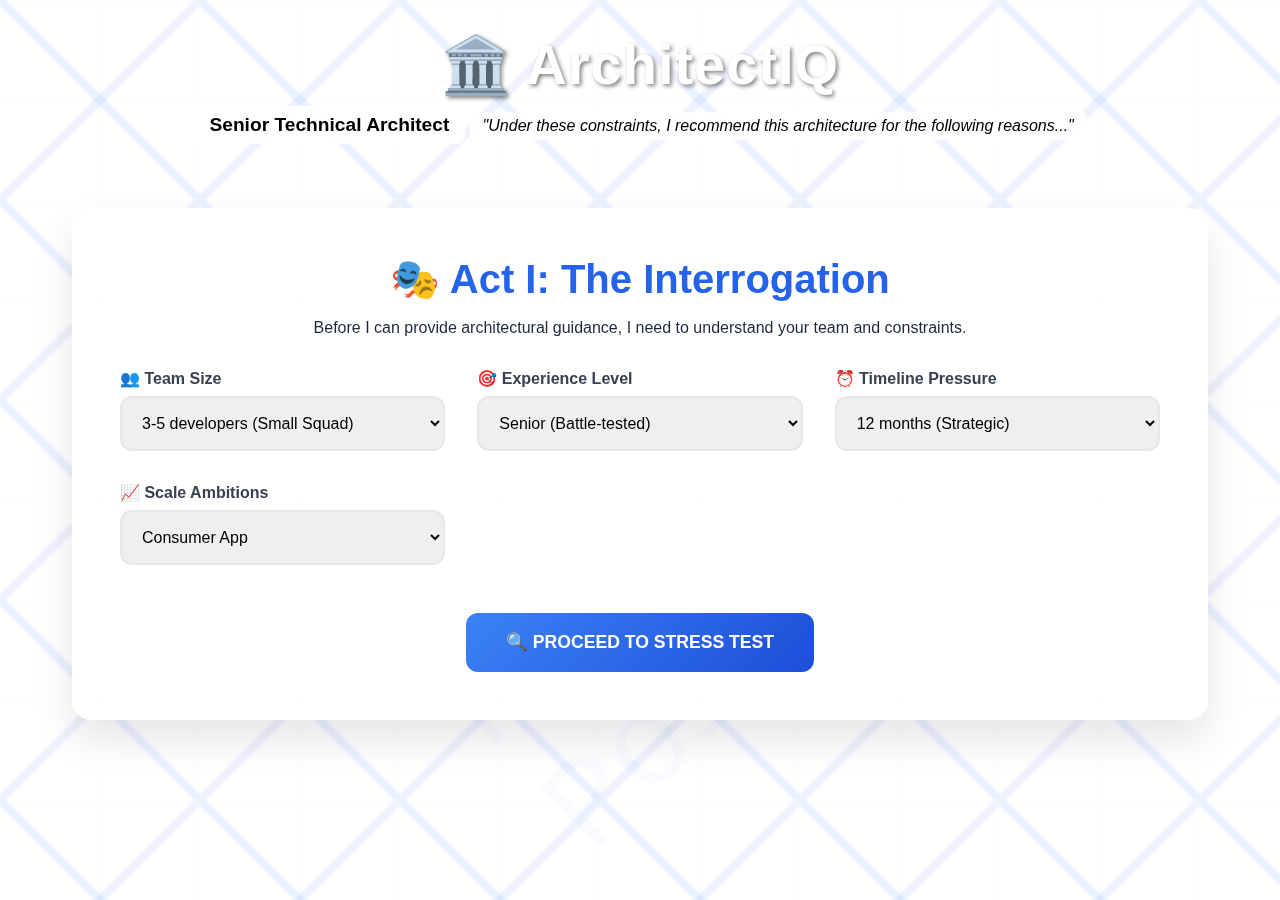
<file: index.html>
<!DOCTYPE html>
<html lang="en">
<head>
    <meta charset="UTF-8">
    <meta name="viewport" content="width=device-width, initial-scale=1.0">
    <title>🏛️ ArchitectIQ - Senior Technical Architect</title>
    <style>
        * {
            margin: 0;
            padding: 0;
            box-sizing: border-box;
        }

        body {
            font-family: 'Segoe UI', Tahoma, Geneva, Verdana, sans-serif;
            background: 
                /* Blurred architectural diagrams */
                radial-gradient(circle at 15% 20%, rgba(59, 130, 246, 0.1) 0%, transparent 50%),
                radial-gradient(circle at 85% 80%, rgba(37, 99, 235, 0.08) 0%, transparent 50%),
                radial-gradient(circle at 50% 50%, rgba(29, 78, 216, 0.05) 0%, transparent 50%),
                /* Microservices pattern - scattered circles */
                radial-gradient(circle 3px at 20% 30%, rgba(59, 130, 246, 0.3), transparent),
                radial-gradient(circle 2px at 25% 35%, rgba(37, 99, 235, 0.2), transparent),
                radial-gradient(circle 4px at 30% 25%, rgba(29, 78, 216, 0.25), transparent),
                radial-gradient(circle 2px at 70% 60%, rgba(59, 130, 246, 0.2), transparent),
                radial-gradient(circle 3px at 75% 65%, rgba(37, 99, 235, 0.3), transparent),
                radial-gradient(circle 2px at 80% 55%, rgba(29, 78, 216, 0.2), transparent),
                /* Monolith pattern - large central block */
                linear-gradient(45deg, transparent 40%, rgba(59, 130, 246, 0.03) 45%, rgba(59, 130, 246, 0.05) 55%, transparent 60%),
                /* Serverless pattern - cloud-like shapes */
                ellipse(200px 100px) at 10% 70%, rgba(147, 197, 253, 0.08),
                ellipse(150px 80px) at 90% 20%, rgba(147, 197, 253, 0.06),
                ellipse(180px 90px) at 60% 80%, rgba(147, 197, 253, 0.07),
                /* Hybrid pattern - mixed geometric shapes */
                polygon(50% 0%, 100% 50%, 50% 100%, 0% 50%) at 80% 30% / 60px 60px,
                /* Blueprint grid */
                linear-gradient(90deg, rgba(59, 130, 246, 0.05) 1px, transparent 1px),
                linear-gradient(rgba(59, 130, 246, 0.05) 1px, transparent 1px),
                /* Main blue gradient */
                linear-gradient(135deg, #1e3a8a 0%, #1e40af 25%, #2563eb 50%, #3b82f6 75%, #60a5fa 100%);
            background-size: 
                800px 800px,
                600px 600px, 
                400px 400px,
                20px 20px,
                20px 20px,
                20px 20px,
                20px 20px,
                20px 20px,
                20px 20px,
                300px 300px,
                200px 100px,
                150px 80px,
                180px 90px,
                60px 60px,
                40px 40px,
                40px 40px,
                100% 100%;
            background-position: 
                0% 0%,
                100% 100%,
                50% 50%,
                0 0,
                5px 5px,
                10px 10px,
                15px 15px,
                20px 20px,
                25px 25px,
                0 0,
                10% 70%,
                90% 20%,
                60% 80%,
                80% 30%,
                0 0,
                0 0,
                0 0;
            min-height: 100vh;
            color: #1e293b;
            position: relative;
        }

        body::before {
            content: '';
            position: fixed;
            top: 0;
            left: 0;
            width: 100%;
            height: 100%;
            background: 
                /* Additional architectural patterns */
                repeating-linear-gradient(
                    0deg,
                    transparent,
                    transparent 98px,
                    rgba(59, 130, 246, 0.02) 100px
                ),
                repeating-linear-gradient(
                    90deg,
                    transparent,
                    transparent 98px,
                    rgba(59, 130, 246, 0.02) 100px
                ),
                /* Network connection lines (microservices) */
                linear-gradient(45deg, transparent 48%, rgba(59, 130, 246, 0.1) 49%, rgba(59, 130, 246, 0.1) 51%, transparent 52%),
                linear-gradient(-45deg, transparent 48%, rgba(37, 99, 235, 0.08) 49%, rgba(37, 99, 235, 0.08) 51%, transparent 52%);
            background-size: 100px 100px, 100px 100px, 200px 200px, 200px 200px;
            pointer-events: none;
            z-index: -1;
            filter: blur(0.5px);
        }

        body::after {
            content: 'TCS ÷ ACI = Pivot Point';
            position: fixed;
            top: 50%;
            left: 50%;
            transform: translate(-50%, -50%) rotate(-45deg);
            font-size: 8rem;
            font-weight: 100;
            color: rgba(59, 130, 246, 0.03);
            pointer-events: none;
            z-index: -1;
            font-family: 'Courier New', monospace;
        }

        .container {
            max-width: 1200px;
            margin: 0 auto;
            padding: 2rem;
        }

        .header {
            text-align: center;
            color: white;
            margin-bottom: 3rem;
            text-shadow: 0 2px 8px rgba(0, 0, 0, 0.3);
        }

        .header h1 {
            font-size: 3.5rem;
            margin-bottom: 0.5rem;
            font-weight: 900;
            color: #ffffff;
            text-shadow: 2px 2px 4px rgba(0, 0, 0, 0.5);
            letter-spacing: 1px;
        }

        .header .subtitle {
            font-size: 1.2rem;
            opacity: 1;
            margin-bottom: 1rem;
            color: #000000;
            font-weight: 600;
            background: rgba(255, 255, 255, 0.9);
            padding: 0.5rem 1rem;
            border-radius: 8px;
            display: inline-block;
            text-shadow: none;
        }

        .header .tagline {
            font-size: 1rem;
            opacity: 1;
            font-style: italic;
            color: #000000;
            background: rgba(255, 255, 255, 0.8);
            padding: 0.3rem 0.8rem;
            border-radius: 6px;
            display: inline-block;
            text-shadow: none;
        }

        .act {
            background: rgba(255, 255, 255, 0.95);
            border-radius: 20px;
            padding: 3rem;
            box-shadow: 0 20px 40px rgba(0,0,0,0.1);
            display: none;
        }

        .act.active {
            display: block;
        }

        .act-header {
            text-align: center;
            margin-bottom: 2rem;
        }

        .act-header h2 {
            font-size: 2.5rem;
            color: #2563eb;
            margin-bottom: 1rem;
        }

        .form-grid {
            display: grid;
            grid-template-columns: repeat(auto-fit, minmax(250px, 1fr));
            gap: 2rem;
            margin-bottom: 3rem;
        }

        .form-group {
            display: flex;
            flex-direction: column;
        }

        .form-group label {
            font-weight: 600;
            margin-bottom: 0.5rem;
            color: #374151;
        }

        .form-group select {
            padding: 1rem;
            border: 2px solid #e5e7eb;
            border-radius: 12px;
            font-size: 1rem;
        }

        .btn {
            background: linear-gradient(135deg, #3b82f6, #1d4ed8);
            color: white;
            border: none;
            padding: 1.2rem 2.5rem;
            border-radius: 12px;
            font-size: 1.1rem;
            font-weight: 600;
            cursor: pointer;
            display: block;
            margin: 0 auto;
        }

        .btn:hover {
            transform: translateY(-2px);
        }

        .btn-secondary {
            background: #6b7280;
            margin-top: 2rem;
        }
    </style>
</head>
<body>
    <div class="container">
        <div class="header">
            <h1>🏛️ ArchitectIQ</h1>
            <div class="subtitle">Senior Technical Architect</div>
            <div class="tagline">"Under these constraints, I recommend this architecture for the following reasons..."</div>
        </div>

        <!-- Act 1: The Interrogation -->
        <div id="act1" class="act active">
            <div class="act-header">
                <h2>🎭 Act I: The Interrogation</h2>
                <p>Before I can provide architectural guidance, I need to understand your team and constraints.</p>
            </div>

            <div class="form-grid">
                <div class="form-group">
                    <label for="teamSize">👥 Team Size</label>
                    <select id="teamSize">
                        <option value="1">1 developer (Solo)</option>
                        <option value="2">2 developers (Pair)</option>
                        <option value="3-5" selected>3-5 developers (Small Squad)</option>
                        <option value="6-10">6-10 developers (Growing Team)</option>
                        <option value="11-20">11-20 developers (Large Team)</option>
                        <option value="20+">20+ developers (Enterprise)</option>
                    </select>
                </div>

                <div class="form-group">
                    <label for="experience">🎯 Experience Level</label>
                    <select id="experience">
                        <option value="junior">Junior (0-2 years)</option>
                        <option value="mixed">Mixed (Some veterans, some rookies)</option>
                        <option value="senior" selected>Senior (Battle-tested)</option>
                        <option value="expert">Expert/Architect (5+ years)</option>
                    </select>
                </div>

                <div class="form-group">
                    <label for="timeline">⏰ Timeline Pressure</label>
                    <select id="timeline">
                        <option value="1">1 month (Sprint)</option>
                        <option value="3">3 months (Quarter)</option>
                        <option value="6">6 months (Tactical)</option>
                        <option value="12" selected>12 months (Strategic)</option>
                        <option value="18+">18+ months (Long-term)</option>
                    </select>
                </div>

                <div class="form-group">
                    <label for="scale">📈 Scale Ambitions</label>
                    <select id="scale">
                        <option value="utility">Enterprise Utility</option>
                        <option value="saas">SaaS Product</option>
                        <option value="consumer" selected>Consumer App</option>
                        <option value="platform">Platform/Marketplace</option>
                    </select>
                </div>
            </div>

            <button class="btn" onclick="proceedToAct2()">🔍 PROCEED TO STRESS TEST</button>
        </div>

        <!-- Act 2: The Stress Test -->
        <div id="act2" class="act">
            <div class="act-header">
                <h2>🧪 Act II: The Stress Test</h2>
                <p>Now I'll analyze how each architecture performs under your specific constraints.</p>
            </div>

            <div id="constraintSummary" style="background: #f0f9ff; border: 2px solid #0ea5e9; border-radius: 12px; padding: 1.5rem; margin-bottom: 2rem;">
                <!-- Dynamic constraint summary -->
            </div>

            <div id="stressResults">
                <!-- Dynamic stress test results -->
            </div>

            <button class="btn" onclick="proceedToAct3()">⚖️ PROCEED TO ARCHITECTURAL GUIDANCE</button>
        </div>

        <!-- Act 3: The Verdict -->
        <div id="act3" class="act">
            <div class="act-header">
                <h2>⚖️ Act III: Architectural Guidance</h2>
                <p>Based on your constraints, here's my contextual recommendation.</p>
            </div>

            <div id="recommendation">
                <!-- Dynamic recommendation -->
            </div>

            <button class="btn btn-secondary" onclick="startOver()">🔄 Analyze Different Constraints</button>
            <button class="btn" onclick="extractReport()" style="background: linear-gradient(135deg, #059669, #047857); margin-top: 1rem;">📄 Extract Detailed Report</button>
        </div>
    </div>

    <script>
        console.log('Script starting...');

        // Team profile data
        let teamProfile = {
            teamSize: '3-5',
            experience: 'senior',
            timeline: '12',
            scale: 'consumer'
        };

        // Architecture data
        const architectures = ['monolith', 'serverless', 'microservices', 'hybrid'];

        // Navigation functions
        function showAct(actNumber) {
            console.log('showAct called with:', actNumber);
            document.querySelectorAll('.act').forEach(act => act.classList.remove('active'));
            document.getElementById('act' + actNumber).classList.add('active');
            window.scrollTo({ top: 0, behavior: 'smooth' });
            console.log('Act', actNumber, 'should now be visible');
        }

        function proceedToAct2() {
            console.log('proceedToAct2 called');
            try {
                updateTeamProfile();
                displayConstraintSummary();
                conductStressTest();
                showAct(2);
            } catch (error) {
                console.error('Error in proceedToAct2:', error);
                alert('Error: ' + error.message);
            }
        }

        function proceedToAct3() {
            console.log('proceedToAct3 called');
            try {
                generateRecommendation();
                showAct(3);
            } catch (error) {
                console.error('Error in proceedToAct3:', error);
                alert('Error: ' + error.message);
            }
        }

        function startOver() {
            console.log('startOver called');
            showAct(1);
        }

        function updateTeamProfile() {
            teamProfile = {
                teamSize: document.getElementById('teamSize').value,
                experience: document.getElementById('experience').value,
                timeline: document.getElementById('timeline').value,
                scale: document.getElementById('scale').value
            };
            console.log('Team profile updated:', teamProfile);
        }

        function displayConstraintSummary() {
            const summary = document.getElementById('constraintSummary');
            const teamSizeText = getTeamSizeText(teamProfile.teamSize);
            const experienceText = teamProfile.experience;
            const timelineText = getTimelineText(teamProfile.timeline);
            const scaleText = getScaleText(teamProfile.scale);

            summary.innerHTML = `
                <h3>📋 Your Constraints</h3>
                <p><strong>Team:</strong> ${teamSizeText} with ${experienceText} experience</p>
                <p><strong>Timeline:</strong> ${timelineText}</p>
                <p><strong>Scale Ambitions:</strong> ${scaleText}</p>
            `;
        }

        function conductStressTest() {
            const results = calculateAllArchitectures();
            const container = document.getElementById('stressResults');
            
            let html = '<div style="display: grid; grid-template-columns: repeat(auto-fit, minmax(280px, 1fr)); gap: 1.5rem;">';
            architectures.forEach(arch => {
                const result = results[arch];
                const stressLevel = getStressLevel(result.pivotPoint);
                
                html += `
                    <div style="background: white; border-radius: 16px; padding: 1.5rem; box-shadow: 0 4px 12px rgba(0,0,0,0.1); border: 3px solid ${getStressColor(stressLevel.class)};">
                        <h3 style="display: flex; align-items: center; margin-bottom: 1rem;">
                            <span style="font-size: 1.5rem; margin-right: 0.5rem;">${getArchIcon(arch)}</span>
                            ${formatArchName(arch)}
                        </h3>
                        <div style="font-size: 1.5rem; font-weight: 700; text-align: center; margin: 1rem 0; padding: 0.5rem; border-radius: 8px; background: ${getStressBackground(stressLevel.class)}; color: ${getStressTextColor(stressLevel.class)};">
                            Pivot Point: ${result.pivotPoint.toFixed(2)}
                        </div>
                        <div style="display: grid; grid-template-columns: 1fr 1fr; gap: 1rem; margin-top: 1rem;">
                            <div style="text-align: center;">
                                <div style="font-size: 0.9rem; color: #6b7280;">Est. Cost</div>
                                <div style="font-size: 1.2rem; font-weight: 600;">${(result.cost / 1000).toFixed(0)}K</div>
                            </div>
                            <div style="text-align: center;">
                                <div style="font-size: 0.9rem; color: #6b7280;">Timeline</div>
                                <div style="font-size: 1.2rem; font-weight: 600;">${result.timeline}mo</div>
                            </div>
                        </div>
                        <div style="text-align: center; margin-top: 1rem; font-weight: 600; color: #374151;">
                            ${stressLevel.text}
                        </div>
                    </div>
                `;
            });
            html += '</div>';
            
            container.innerHTML = html;
        }

        function generateRecommendation() {
            const results = calculateAllArchitectures();
            const bestChoice = selectBestArchitecture(results);
            const container = document.getElementById('recommendation');
            
            const constraints = getConstraintContext();
            const pros = getArchPros(bestChoice.arch, bestChoice);
            const cons = getArchCons(bestChoice.arch, bestChoice);

            container.innerHTML = `
                <div style="background: linear-gradient(135deg, rgba(240, 249, 255, 0.9), rgba(224, 242, 254, 0.9)); border: 2px solid rgba(14, 165, 233, 0.3); border-radius: 16px; padding: 2rem; margin: 2rem 0;">
                    <h3 style="color: #0c4a6e; margin-bottom: 1rem; display: flex; align-items: center; font-size: 1.5rem;">
                        <span style="font-size: 2rem; margin-right: 0.5rem;">${getArchIcon(bestChoice.arch)}</span>
                        I recommend ${formatArchName(bestChoice.arch)}
                    </h3>
                    
                    <p><strong>Under your constraints:</strong> ${constraints}</p>
                    <p><strong>Mathematical justification:</strong> Pivot Point of ${bestChoice.pivotPoint.toFixed(2)} indicates ${getSuitabilityExplanation(bestChoice.pivotPoint)}</p>

                    <div style="display: grid; grid-template-columns: 1fr 1fr; gap: 2rem; margin-top: 1.5rem;">
                        <div style="background: rgba(255, 255, 255, 0.7); padding: 1.5rem; border-radius: 12px;">
                            <h4 style="color: #059669; margin-bottom: 1rem;">✅ Why this works for you:</h4>
                            <ul style="list-style: none; padding: 0;">
                                ${pros.map(pro => `<li style="margin-bottom: 0.5rem; padding-left: 1.5rem; position: relative;"><span style="position: absolute; left: 0;">✅</span>${pro}</li>`).join('')}
                            </ul>
                        </div>
                        <div style="background: rgba(255, 255, 255, 0.7); padding: 1.5rem; border-radius: 12px;">
                            <h4 style="color: #dc2626; margin-bottom: 1rem;">⚠️ Trade-offs to consider:</h4>
                            <ul style="list-style: none; padding: 0;">
                                ${cons.map(con => `<li style="margin-bottom: 0.5rem; padding-left: 1.5rem; position: relative;"><span style="position: absolute; left: 0;">⚠️</span>${con}</li>`).join('')}
                            </ul>
                        </div>
                    </div>

                    <div style="background: rgba(59, 130, 246, 0.1); border-radius: 8px; padding: 1rem; margin-top: 1.5rem; text-align: center;">
                        <p style="margin: 0; font-weight: 600; color: #1e40af;"><strong>Expected investment:</strong> ${(bestChoice.cost / 1000).toFixed(0)}K over ${bestChoice.timeline} months</p>
                    </div>
                </div>
            `;
        }

        // Mathematical calculations
        function calculateAllArchitectures() {
            const results = {};
            const tcs = calculateTCS();
            const cnf = calculateCNF();
            
            architectures.forEach(arch => {
                const aci = calculateACI(arch);
                const rawPivotPoint = tcs / aci;
                const pivotPoint = rawPivotPoint * cnf;
                
                results[arch] = {
                    tcs,
                    aci,
                    pivotPoint,
                    cost: calculateCost(arch, pivotPoint),
                    timeline: calculateTimeline(arch, pivotPoint),
                    dealbreakers: detectDealbreakers(arch)
                };
            });

            return results;
        }

        function calculateTCS() {
            const teamSizeMap = { '1': 1, '2': 2, '3-5': 4, '6-10': 8, '11-20': 15, '20+': 25 };
            const experienceMultiplier = { 'junior': 0.5, 'mixed': 0.75, 'senior': 1.0, 'expert': 1.5 };
            const timelineFactor = { '1': 0.6, '3': 0.8, '6': 1.0, '12': 1.2, '18+': 1.4 };

            const baseSize = teamSizeMap[teamProfile.teamSize] || 4;
            const expMultiplier = experienceMultiplier[teamProfile.experience] || 0.75;
            const timeFactor = timelineFactor[teamProfile.timeline] || 1.0;

            return baseSize * expMultiplier * timeFactor;
        }

        function calculateACI(architecture) {
            const baseComplexity = { 'monolith': 20, 'serverless': 60, 'microservices': 80, 'hybrid': 65 };
            const timelinePressure = { '1': 2.0, '3': 1.5, '6': 1.0, '12': 0.8, '18+': 0.6 };
            const scaleMultiplier = { 'utility': 0.8, 'saas': 1.0, 'consumer': 1.3, 'platform': 1.6 };

            const wsf = calculateWSF(architecture);
            const base = baseComplexity[architecture] || 20;
            const pressure = timelinePressure[teamProfile.timeline] || 1.0;
            const scale = scaleMultiplier[teamProfile.scale] || 1.0;

            return base * pressure * scale * wsf;
        }

        function calculateWSF(architecture) {
            const workloadType = inferWorkloadType();
            const wsfMultipliers = {
                'steady': { 'monolith': 0.8, 'serverless': 1.2, 'microservices': 1.1, 'hybrid': 1.0 },
                'mixed': { 'monolith': 1.0, 'serverless': 1.0, 'microservices': 1.0, 'hybrid': 1.0 },
                'bursty': { 'monolith': 1.2, 'serverless': 0.6, 'microservices': 0.9, 'hybrid': 1.1 }
            };
            return wsfMultipliers[workloadType][architecture] || 1.0;
        }

        function inferWorkloadType() {
            const workloadMapping = { 'utility': 'steady', 'saas': 'mixed', 'consumer': 'bursty', 'platform': 'mixed' };
            return workloadMapping[teamProfile.scale] || 'mixed';
        }

        function calculateCNF() {
            const cnfMapping = { 'utility': 3.0, 'saas': 5.0, 'consumer': 8.0, 'platform': 6.0 };
            return cnfMapping[teamProfile.scale] || 5.0;
        }

        function calculateCost(architecture, pivotPoint) {
            const baseCosts = { 'monolith': 150000, 'serverless': 200000, 'microservices': 350000, 'hybrid': 280000 };
            const teamSizeMultiplier = getNumericTeamSize() / 4;
            const complexityTax = pivotPoint < 0.5 ? 2.5 : pivotPoint < 0.8 ? 1.8 : pivotPoint < 1.0 ? 1.3 : 1.0;
            return Math.round(baseCosts[architecture] * teamSizeMultiplier * complexityTax);
        }

        function calculateTimeline(architecture, pivotPoint) {
            const baseTimelines = { 'monolith': 3, 'serverless': 5, 'microservices': 9, 'hybrid': 7 };
            const experienceMultiplier = { 'junior': 1.8, 'mixed': 1.3, 'senior': 1.0, 'expert': 0.8 };
            const complexityTax = pivotPoint < 0.5 ? 2.0 : pivotPoint < 0.8 ? 1.5 : pivotPoint < 1.0 ? 1.2 : 1.0;
            const expMultiplier = experienceMultiplier[teamProfile.experience] || 1.3;
            return Math.round(baseTimelines[architecture] * expMultiplier * complexityTax);
        }

        function detectDealbreakers(architecture) {
            const dealbreakers = [];
            const teamSize = getNumericTeamSize();
            
            if (architecture === 'microservices') {
                if (teamSize < 6) dealbreakers.push('Team too small for microservices operational overhead');
                if (teamProfile.experience === 'junior') dealbreakers.push('Junior team lacks microservices expertise');
            }
            
            return dealbreakers;
        }

        function selectBestArchitecture(results) {
            // More sophisticated selection that considers context and suitability
            const architectureScores = architectures.map(arch => {
                const result = results[arch];
                let score = 0;
                
                // Base score from Pivot Point (normalized to prevent extreme values)
                score += Math.min(result.pivotPoint * 20, 60); // Cap at 60 points
                
                // Workload suitability bonus (major factor)
                const workloadBonus = getWorkloadSuitabilityBonus(arch, teamProfile.scale);
                score += workloadBonus;
                
                // Team size suitability bonus
                const teamSizeBonus = getTeamSizeBonus(arch, teamProfile.teamSize);
                score += teamSizeBonus;
                
                // Experience level bonus
                const experienceBonus = getExperienceBonus(arch, teamProfile.experience);
                score += experienceBonus;
                
                // Timeline pressure consideration
                const timelineBonus = getTimelineBonus(arch, teamProfile.timeline);
                score += timelineBonus;
                
                // Heavy penalty for dealbreakers (should disqualify)
                if (result.dealbreakers.length > 0) {
                    score -= 100;
                }
                
                // Penalty for very low Pivot Points (mathematical disaster)
                if (result.pivotPoint < 0.5) {
                    score -= 50;
                } else if (result.pivotPoint < 0.8) {
                    score -= 20;
                }
                
                // Bonus for excellent Pivot Points
                if (result.pivotPoint > 1.5) {
                    score += 20;
                }
                
                console.log(`${arch}: Pivot=${result.pivotPoint.toFixed(2)}, Workload=${workloadBonus}, Team=${teamSizeBonus}, Exp=${experienceBonus}, Timeline=${timelineBonus}, Total=${score.toFixed(1)}`);
                
                return { arch, score, ...result };
            });
            
            // Sort by total score
            architectureScores.sort((a, b) => b.score - a.score);
            console.log('Architecture scores:', architectureScores.map(a => `${a.arch}: ${a.score.toFixed(1)}`));
            return architectureScores[0];
        }

        function getWorkloadSuitabilityBonus(arch, scale) {
            const suitabilityMatrix = {
                'consumer': {
                    'serverless': 25,  // Excellent for bursty consumer apps
                    'monolith': 10,    // Simple but not optimal for scaling
                    'microservices': 15, // Good for scale but complex
                    'hybrid': 12
                },
                'saas': {
                    'monolith': 15,    // Good for early SaaS
                    'serverless': 12,  // Decent for SaaS
                    'microservices': 20, // Great for mature SaaS
                    'hybrid': 25       // Best balance for SaaS evolution
                },
                'platform': {
                    'microservices': 25, // Perfect for platforms
                    'hybrid': 20,
                    'serverless': 10,
                    'monolith': 5
                },
                'utility': {
                    'monolith': 25,    // Perfect for stable utilities
                    'hybrid': 15,
                    'serverless': 8,
                    'microservices': 12
                }
            };
            
            return suitabilityMatrix[scale]?.[arch] || 0;
        }

        function getTeamSizeBonus(arch, teamSize) {
            const teamSizeMatrix = {
                '1': {
                    'monolith': 20,
                    'serverless': 15,
                    'hybrid': 5,
                    'microservices': -20
                },
                '2': {
                    'monolith': 18,
                    'serverless': 12,
                    'hybrid': 8,
                    'microservices': -10
                },
                '3-5': {
                    'monolith': 12,
                    'serverless': 15,
                    'hybrid': 12,
                    'microservices': 5
                },
                '6-10': {
                    'monolith': 8,
                    'serverless': 12,
                    'hybrid': 18,
                    'microservices': 20
                },
                '11-20': {
                    'monolith': 5,
                    'serverless': 10,
                    'hybrid': 20,
                    'microservices': 25
                },
                '20+': {
                    'monolith': 0,
                    'serverless': 12,
                    'hybrid': 18,
                    'microservices': 25
                }
            };
            
            return teamSizeMatrix[teamSize]?.[arch] || 0;
        }

        function getExperienceBonus(arch, experience) {
            const experienceMatrix = {
                'junior': {
                    'monolith': 20,
                    'serverless': 8,
                    'hybrid': 0,
                    'microservices': -15
                },
                'mixed': {
                    'monolith': 15,
                    'serverless': 12,
                    'hybrid': 12,
                    'microservices': 8
                },
                'senior': {
                    'monolith': 8,
                    'serverless': 15,
                    'hybrid': 18,
                    'microservices': 15
                },
                'expert': {
                    'monolith': 5,
                    'serverless': 12,
                    'hybrid': 15,
                    'microservices': 20
                }
            };
            
            return experienceMatrix[experience]?.[arch] || 0;
        }

        function getTimelineBonus(arch, timeline) {
            const timelineMatrix = {
                '1': {
                    'monolith': 20,
                    'serverless': 12,
                    'hybrid': 0,
                    'microservices': -15
                },
                '3': {
                    'monolith': 15,
                    'serverless': 12,
                    'hybrid': 8,
                    'microservices': 5
                },
                '6': {
                    'monolith': 10,
                    'serverless': 12,
                    'hybrid': 12,
                    'microservices': 10
                },
                '12': {
                    'monolith': 5,
                    'serverless': 8,
                    'hybrid': 15,
                    'microservices': 15
                },
                '18+': {
                    'monolith': 0,
                    'serverless': 8,
                    'hybrid': 12,
                    'microservices': 20
                }
            };
            
            return timelineMatrix[timeline]?.[arch] || 0;
        }

        // Helper functions
        function getNumericTeamSize() {
            const sizeMap = { '1': 1, '2': 2, '3-5': 4, '6-10': 8, '11-20': 15, '20+': 25 };
            return sizeMap[teamProfile.teamSize] || 4;
        }

        function getTeamSizeText(size) {
            const textMap = {
                '1': '1 developer (Solo)', '2': '2 developers (Pair)', '3-5': '3-5 developers (Small Squad)',
                '6-10': '6-10 developers (Growing Team)', '11-20': '11-20 developers (Large Team)', '20+': '20+ developers (Enterprise)'
            };
            return textMap[size] || 'Unknown team size';
        }

        function getTimelineText(timeline) {
            const textMap = {
                '1': '1 month (Sprint)', '3': '3 months (Quarter)', '6': '6 months (Tactical)',
                '12': '12 months (Strategic)', '18+': '18+ months (Long-term)'
            };
            return textMap[timeline] || 'unknown timeline';
        }

        function getScaleText(scale) {
            const textMap = {
                'utility': 'Enterprise Utility', 'saas': 'SaaS Product', 'consumer': 'Consumer App', 'platform': 'Platform/Marketplace'
            };
            return textMap[scale] || 'unknown scale';
        }

        function getStressLevel(pivotPoint) {
            if (pivotPoint >= 1.5) return { class: 'excellent', text: 'Mathematically Excellent' };
            if (pivotPoint >= 1.0) return { class: 'good', text: 'Sustainable Choice' };
            if (pivotPoint >= 0.5) return { class: 'warning', text: 'High Complexity Tax' };
            return { class: 'critical', text: 'Mathematical Disaster' };
        }

        function getStressColor(className) {
            const colors = { 'excellent': '#10b981', 'good': '#3b82f6', 'warning': '#f59e0b', 'critical': '#ef4444' };
            return colors[className] || '#6b7280';
        }

        function getStressBackground(className) {
            const backgrounds = { 'excellent': '#d1fae5', 'good': '#dbeafe', 'warning': '#fef3c7', 'critical': '#fecaca' };
            return backgrounds[className] || '#f3f4f6';
        }

        function getStressTextColor(className) {
            const colors = { 'excellent': '#065f46', 'good': '#1e40af', 'warning': '#92400e', 'critical': '#991b1b' };
            return colors[className] || '#374151';
        }

        function getSuitabilityExplanation(pivotPoint) {
            if (pivotPoint >= 1.5) return 'excellent team-architecture fit with room for growth';
            if (pivotPoint >= 1.0) return 'sustainable choice with manageable complexity';
            if (pivotPoint >= 0.5) return 'workable but with significant complexity tax';
            return 'mathematical overload that will burn through your runway';
        }

        function getArchIcon(arch) {
            const icons = { 'monolith': '🏢', 'serverless': '☁️', 'microservices': '🔗', 'hybrid': '🔄' };
            return icons[arch] || '🏗️';
        }

        function formatArchName(arch) {
            const names = { 'monolith': 'Monolith', 'serverless': 'Serverless', 'microservices': 'Microservices', 'hybrid': 'Hybrid' };
            return names[arch] || arch;
        }

        function getConstraintContext() {
            const teamSize = getTeamSizeText(teamProfile.teamSize);
            const experience = teamProfile.experience;
            const timeline = getTimelineText(teamProfile.timeline);
            const scale = getScaleText(teamProfile.scale);
            
            return `${teamSize} with ${experience} experience, ${timeline} timeline, targeting ${scale}`;
        }

        function getArchPros(arch, result) {
            const pros = {
                'monolith': ['Simple deployment and debugging', 'Fast development for small teams', 'No distributed system complexity', 'Easy to understand and maintain'],
                'serverless': ['Automatic scaling for variable loads', 'Pay-per-use cost model', 'No server management overhead', 'Great for event-driven workloads'],
                'microservices': ['Independent team scaling', 'Technology diversity per service', 'Fault isolation between services', 'Independent deployment cycles'],
                'hybrid': ['Balanced approach to complexity', 'Gradual migration path', 'Mix of simple and complex patterns', 'Flexibility in architectural choices']
            };

            let contextualPros = [...pros[arch]];
            if (result.pivotPoint > 1.5) {
                contextualPros.push('Your team has excellent capability to handle this architecture');
            }
            
            return contextualPros.slice(0, 4);
        }

        function getArchCons(arch, result) {
            const cons = {
                'monolith': ['Scaling bottlenecks at high load', 'Single point of failure', 'Technology lock-in for entire app', 'Deployment coordination required'],
                'serverless': ['Vendor lock-in concerns', 'Cold start latency issues', 'Complex debugging in distributed environment', 'Limited execution time per function'],
                'microservices': ['High operational complexity', 'Network latency between services', 'Distributed system debugging challenges', 'Requires mature DevOps practices'],
                'hybrid': ['Architectural complexity increases over time', 'Requires expertise in multiple patterns', 'Potential for inconsistent practices', 'More complex deployment pipelines']
            };

            let contextualCons = [...cons[arch]];
            if (result.pivotPoint < 1.0) {
                contextualCons.push(`Complexity tax of ${Math.round((1/result.pivotPoint - 1) * 100)}% applies to timeline and cost`);
            }
            if (result.dealbreakers.length > 0) {
                contextualCons.push(...result.dealbreakers);
            }
            
            return contextualCons.slice(0, 4);
        }

        function extractReport() {
            const results = calculateAllArchitectures();
            const bestChoice = selectBestArchitecture(results);
            const timestamp = new Date().toLocaleString();
            
            const report = generateDetailedReport(results, bestChoice, timestamp);
            
            // Create and download the report
            const blob = new Blob([report], { type: 'text/html' });
            const url = URL.createObjectURL(blob);
            const a = document.createElement('a');
            a.href = url;
            a.download = `ArchitectIQ-Report-${new Date().toISOString().split('T')[0]}.html`;
            document.body.appendChild(a);
            a.click();
            document.body.removeChild(a);
            URL.revokeObjectURL(url);
        }

        function generateDetailedReport(results, bestChoice, timestamp) {
            const constraints = getConstraintContext();
            const pros = getArchPros(bestChoice.arch, bestChoice);
            const cons = getArchCons(bestChoice.arch, bestChoice);
            
            // Sort all architectures by Pivot Point for comparison
            const sortedArchs = architectures
                .map(arch => ({ arch, ...results[arch] }))
                .sort((a, b) => b.pivotPoint - a.pivotPoint);

            return `
<!DOCTYPE html>
<html lang="en">
<head>
    <meta charset="UTF-8">
    <meta name="viewport" content="width=device-width, initial-scale=1.0">
    <title>ArchitectIQ - Architectural Analysis Report</title>
    <style>
        body {
            font-family: 'Segoe UI', Tahoma, Geneva, Verdana, sans-serif;
            line-height: 1.6;
            color: #333;
            max-width: 1000px;
            margin: 0 auto;
            padding: 2rem;
            background: #f8fafc;
        }
        .header {
            text-align: center;
            background: linear-gradient(135deg, #667eea 0%, #764ba2 100%);
            color: white;
            padding: 2rem;
            border-radius: 12px;
            margin-bottom: 2rem;
        }
        .header h1 {
            margin: 0;
            font-size: 2.5rem;
        }
        .section {
            background: white;
            padding: 2rem;
            border-radius: 12px;
            margin-bottom: 2rem;
            box-shadow: 0 2px 10px rgba(0,0,0,0.1);
        }
        .section h2 {
            color: #2563eb;
            border-bottom: 2px solid #e5e7eb;
            padding-bottom: 0.5rem;
            margin-bottom: 1.5rem;
        }
        .recommendation-box {
            background: linear-gradient(135deg, #f0f9ff, #e0f2fe);
            border: 2px solid #0ea5e9;
            border-radius: 12px;
            padding: 2rem;
            margin: 1.5rem 0;
        }
        .recommendation-box h3 {
            color: #0c4a6e;
            margin-top: 0;
            font-size: 1.5rem;
        }
        .architecture-comparison {
            display: grid;
            grid-template-columns: repeat(auto-fit, minmax(220px, 1fr));
            gap: 1rem;
            margin-top: 1rem;
        }
        .arch-card {
            background: white;
            border: 2px solid #e5e7eb;
            border-radius: 8px;
            padding: 1rem;
            text-align: center;
        }
        .arch-card.recommended {
            border-color: #10b981;
            background: linear-gradient(135deg, #f0fdf4, #dcfce7);
        }
        .pivot-score {
            font-size: 1.5rem;
            font-weight: bold;
            margin: 0.5rem 0;
        }
        .pivot-score.excellent { color: #059669; }
        .pivot-score.good { color: #3b82f6; }
        .pivot-score.warning { color: #f59e0b; }
        .pivot-score.critical { color: #ef4444; }
        .pros-cons-grid {
            display: grid;
            grid-template-columns: 1fr 1fr;
            gap: 2rem;
            margin-top: 1.5rem;
        }
        .pros, .cons {
            background: rgba(255, 255, 255, 0.7);
            padding: 1.5rem;
            border-radius: 8px;
        }
        .pros h4 { color: #059669; margin-top: 0; }
        .cons h4 { color: #dc2626; margin-top: 0; }
    </style>
</head>
<body>
    <div class="header">
        <h1>🏛️ ArchitectIQ</h1>
        <div>Senior Technical Architect - Detailed Analysis Report</div>
        <div style="margin-top: 1rem; opacity: 0.8;">Generated on ${timestamp}</div>
    </div>

    <div class="section">
        <h2>📋 Executive Summary</h2>
        <div class="recommendation-box">
            <h3>🎯 Recommended Architecture: ${getArchIcon(bestChoice.arch)} ${formatArchName(bestChoice.arch)}</h3>
            <p><strong>Under your constraints:</strong> ${constraints}</p>
            <p><strong>Mathematical justification:</strong> Pivot Point of ${bestChoice.pivotPoint.toFixed(2)} indicates ${getSuitabilityExplanation(bestChoice.pivotPoint)}</p>
            <p><strong>Expected investment:</strong> ${(bestChoice.cost / 1000).toFixed(0)}K over ${bestChoice.timeline} months</p>
        </div>
    </div>

    <div class="section">
        <h2>🎯 Team & Project Constraints</h2>
        <p><strong>Team Size:</strong> ${getTeamSizeText(teamProfile.teamSize)}</p>
        <p><strong>Experience Level:</strong> ${teamProfile.experience.charAt(0).toUpperCase() + teamProfile.experience.slice(1)}</p>
        <p><strong>Timeline:</strong> ${getTimelineText(teamProfile.timeline)}</p>
        <p><strong>Scale Ambitions:</strong> ${getScaleText(teamProfile.scale)}</p>
        
        <div style="background: #f8fafc; border: 1px solid #e5e7eb; border-radius: 8px; padding: 1rem; margin: 1rem 0;">
            <h4>Mathematical Framework</h4>
            <div style="font-family: 'Courier New', monospace; background: #1f2937; color: #f9fafb; padding: 0.5rem; border-radius: 4px; margin: 0.5rem 0;">Team Complexity Score (TCS) = ${bestChoice.tcs.toFixed(2)}</div>
            <div style="font-family: 'Courier New', monospace; background: #1f2937; color: #f9fafb; padding: 0.5rem; border-radius: 4px; margin: 0.5rem 0;">Architecture Complexity Index (ACI) = ${bestChoice.aci.toFixed(2)}</div>
            <div style="font-family: 'Courier New', monospace; background: #1f2937; color: #f9fafb; padding: 0.5rem; border-radius: 4px; margin: 0.5rem 0;">Pivot Point = TCS ÷ ACI = ${bestChoice.pivotPoint.toFixed(2)}</div>
        </div>
    </div>

    <div class="section">
        <h2>⚖️ Architecture Comparison</h2>
        <div class="architecture-comparison">
            ${sortedArchs.map(arch => `
                <div class="arch-card ${arch.arch === bestChoice.arch ? 'recommended' : ''}">
                    <h4>${getArchIcon(arch.arch)} ${formatArchName(arch.arch)}</h4>
                    <div class="pivot-score ${getStressLevel(arch.pivotPoint).class}">
                        ${arch.pivotPoint.toFixed(2)}
                    </div>
                    <div>${getStressLevel(arch.pivotPoint).text}</div>
                    <div style="display: flex; justify-content: space-between; margin-top: 0.5rem; font-size: 0.9rem; color: #6b7280;">
                        <span>${(arch.cost / 1000).toFixed(0)}K</span>
                        <span>${arch.timeline}mo</span>
                    </div>
                    ${arch.dealbreakers.length > 0 ? `<div style="color: #dc2626; font-size: 0.8rem; margin-top: 0.5rem;">⚠️ ${arch.dealbreakers.length} dealbreaker(s)</div>` : ''}
                </div>
            `).join('')}
        </div>
    </div>

    <div class="section">
        <h2>✅ Detailed Analysis: ${formatArchName(bestChoice.arch)}</h2>
        <div class="pros-cons-grid">
            <div class="pros">
                <h4>✅ Why this works for you:</h4>
                <ul>
                    ${pros.map(pro => `<li>${pro}</li>`).join('')}
                </ul>
            </div>
            <div class="cons">
                <h4>⚠️ Trade-offs to consider:</h4>
                <ul>
                    ${cons.map(con => `<li>${con}</li>`).join('')}
                </ul>
            </div>
        </div>
    </div>

    <div class="section">
        <h2>📊 Risk Assessment</h2>
        ${bestChoice.pivotPoint < 0.5 ? `
            <div style="background: #fef2f2; border: 2px solid #ef4444; border-radius: 8px; padding: 1rem; margin: 1rem 0;">
                <h4 style="color: #dc2626; margin-top: 0;">🚨 High Risk Alert</h4>
                <p>This architecture choice presents significant risks with a Pivot Point below 0.5. Consider simpler alternatives or team capability improvements.</p>
            </div>
        ` : bestChoice.pivotPoint < 1.0 ? `
            <div style="background: #fffbeb; border: 2px solid #f59e0b; border-radius: 8px; padding: 1rem; margin: 1rem 0;">
                <h4 style="color: #92400e; margin-top: 0;">⚠️ Moderate Risk</h4>
                <p>This choice is workable but will incur complexity tax. Monitor team velocity and be prepared for ${Math.round((1/bestChoice.pivotPoint - 1) * 100)}% additional overhead.</p>
            </div>
        ` : `
            <div style="background: #f0fdf4; border: 2px solid #10b981; border-radius: 8px; padding: 1rem; margin: 1rem 0;">
                <h4 style="color: #059669; margin-top: 0;">✅ Low Risk</h4>
                <p>This architectural choice is mathematically sound and sustainable for your team. Proceed with confidence while maintaining good engineering practices.</p>
            </div>
        `}
    </div>

    <div style="text-align: center; color: #6b7280; font-size: 0.9rem; margin-top: 2rem; padding-top: 1rem; border-top: 1px solid #e5e7eb;">
        <p>This report was generated by ArchitectIQ - Senior Technical Architect</p>
        <p>Mathematical analysis based on Team Complexity Score, Architecture Complexity Index, and Pivot Point methodology</p>
    </div>
</body>
</html>`;
        }

        console.log('Script loaded successfully');
    </script>
</body>
</html>
</file>
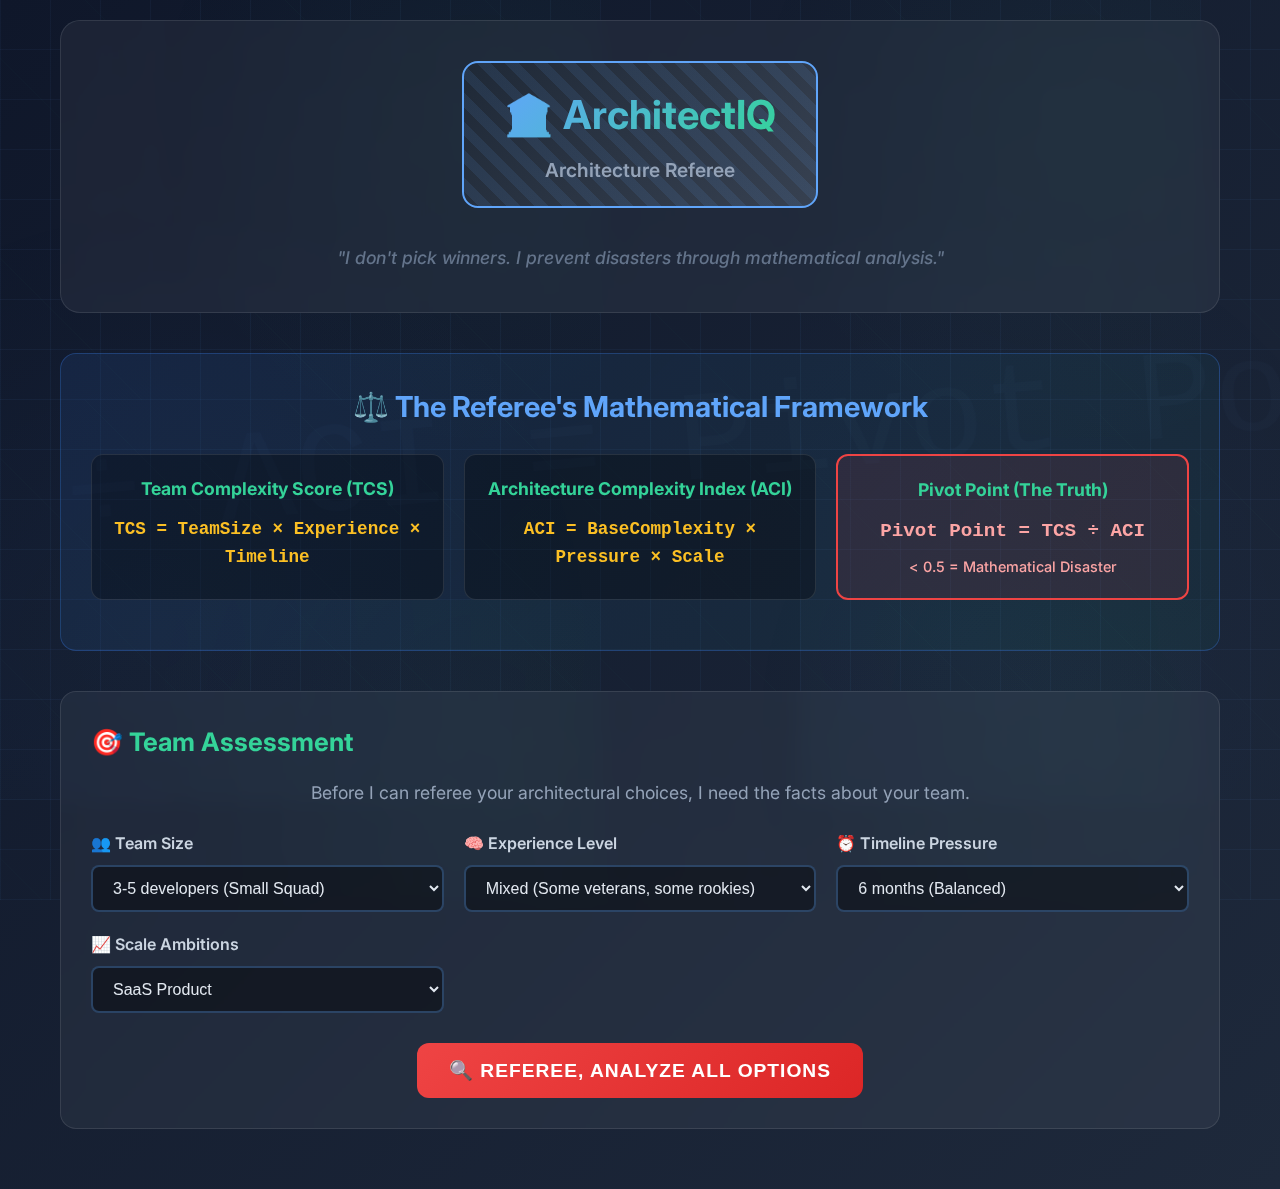
<file: architectiq-comparison.html>
<!DOCTYPE html>
<html lang="en">
<head>
    <meta charset="UTF-8">
    <meta name="viewport" content="width=device-width, initial-scale=1.0">
    <title>🏛️ ArchitectIQ - Architecture Referee</title>
    <link rel="stylesheet" href="architectiq-comparison.css">
    <link href="https://fonts.googleapis.com/css2?family=Inter:wght@400;500;600;700&display=swap" rel="stylesheet">
</head>
<body>
    <div class="container">
        <!-- Header with Referee Theme -->
        <div class="header">
            <div class="referee-badge">
                <div class="referee-stripes"></div>
                <h1>🏛️ ArchitectIQ</h1>
                <p class="referee-title">Architecture Referee</p>
            </div>
            <p class="tagline">"I don't pick winners. I prevent disasters through mathematical analysis."</p>
        </div>

        <!-- Mathematical Framework Display -->
        <div class="math-framework">
            <h2>⚖️ The Referee's Mathematical Framework</h2>
            <div class="formula-display">
                <div class="formula-card">
                    <h3>Team Complexity Score (TCS)</h3>
                    <div class="formula">TCS = TeamSize × Experience × Timeline</div>
                </div>
                <div class="formula-card">
                    <h3>Architecture Complexity Index (ACI)</h3>
                    <div class="formula">ACI = BaseComplexity × Pressure × Scale</div>
                </div>
                <div class="formula-card pivot-formula">
                    <h3>Pivot Point (The Truth)</h3>
                    <div class="formula">Pivot Point = TCS ÷ ACI</div>
                    <div class="formula-note">< 0.5 = Mathematical Disaster</div>
                </div>
            </div>
        </div>

        <!-- Team Assessment -->
        <div class="team-assessment">
            <h2>🎯 Team Assessment</h2>
            <p class="assessment-intro">Before I can referee your architectural choices, I need the facts about your team.</p>
            
            <div class="assessment-grid">
                <div class="assessment-item">
                    <label>👥 Team Size</label>
                    <select id="teamSize">
                        <option value="1">1 developer (Solo Act)</option>
                        <option value="2">2 developers (Dynamic Duo)</option>
                        <option value="3-5" selected>3-5 developers (Small Squad)</option>
                        <option value="6-10">6-10 developers (Growing Team)</option>
                        <option value="11-20">11-20 developers (Department)</option>
                        <option value="20+">20+ developers (Enterprise)</option>
                    </select>
                </div>
                
                <div class="assessment-item">
                    <label>🧠 Experience Level</label>
                    <select id="experience">
                        <option value="junior">Junior (Learning the ropes)</option>
                        <option value="mixed" selected>Mixed (Some veterans, some rookies)</option>
                        <option value="senior">Senior (Battle-tested)</option>
                        <option value="expert">Expert (Architecture wizards)</option>
                    </select>
                </div>
                
                <div class="assessment-item">
                    <label>⏰ Timeline Pressure</label>
                    <select id="timeline">
                        <option value="1">1 month (Crisis mode)</option>
                        <option value="3">3 months (Aggressive)</option>
                        <option value="6" selected>6 months (Balanced)</option>
                        <option value="12">12 months (Strategic)</option>
                        <option value="18+">18+ months (Long-term)</option>
                    </select>
                </div>
                
                <div class="assessment-item">
                    <label>📈 Scale Ambitions</label>
                    <select id="scale">
                        <option value="utility">Internal Tool</option>
                        <option value="saas" selected>SaaS Product</option>
                        <option value="consumer">Consumer App</option>
                        <option value="platform">Platform/Marketplace</option>
                    </select>
                </div>
            </div>
            
            <button id="analyzeArchitectures" class="referee-analyze-btn">
                🔍 Referee, Analyze All Options
            </button>
        </div>

        <!-- Referee Analysis Results -->
        <div id="refereeAnalysis" class="referee-analysis" style="display: none;">
            <div class="analysis-header">
                <h2>⚖️ Referee's Mathematical Analysis</h2>
                <div class="team-capability-score">
                    <span class="label">Your Team's Capability Score:</span>
                    <span class="score" id="teamCapabilityScore">2.4</span>
                    <span class="score-note">Higher is better</span>
                </div>
            </div>

            <!-- Referee Warnings -->
            <div id="refereeWarnings" class="referee-warnings"></div>

            <!-- Architecture Scoreboard -->
            <div class="architecture-scoreboard">
                <h3>🏆 Architecture Scoreboard</h3>
                <p class="scoreboard-note">Ranked by mathematical sustainability (Pivot Point)</p>
                
                <div class="scoreboard-grid">
                    <!-- Architecture cards will be dynamically inserted here -->
                </div>
            </div>

            <!-- The Referee's Verdict -->
            <div class="referee-verdict">
                <h3>🎯 The Referee's Analysis</h3>
                <div id="refereeVerdictContent" class="verdict-content">
                    <!-- Dynamic verdict content -->
                </div>
            </div>

            <!-- Mathematical Breakdown -->
            <div class="math-breakdown">
                <h3>📊 Mathematical Breakdown</h3>
                <div class="breakdown-content">
                    <div class="complexity-comparison">
                        <h4>Architecture Complexity Requirements:</h4>
                        <div class="complexity-bars">
                            <div class="complexity-bar" data-arch="monolith">
                                <span class="arch-name">🏢 Monolith</span>
                                <div class="bar-container">
                                    <div class="bar-fill" id="monolith-complexity-bar"></div>
                                    <span class="bar-value" id="monolith-complexity-value">20</span>
                                </div>
                            </div>
                            <div class="complexity-bar" data-arch="serverless">
                                <span class="arch-name">☁️ Serverless</span>
                                <div class="bar-container">
                                    <div class="bar-fill" id="serverless-complexity-bar"></div>
                                    <span class="bar-value" id="serverless-complexity-value">60</span>
                                </div>
                            </div>
                            <div class="complexity-bar" data-arch="microservices">
                                <span class="arch-name">🔗 Microservices</span>
                                <div class="bar-container">
                                    <div class="bar-fill" id="microservices-complexity-bar"></div>
                                    <span class="bar-value" id="microservices-complexity-value">80</span>
                                </div>
                            </div>
                            <div class="complexity-bar" data-arch="hybrid">
                                <span class="arch-name">🔄 Hybrid</span>
                                <div class="bar-container">
                                    <div class="bar-fill" id="hybrid-complexity-bar"></div>
                                    <span class="bar-value" id="hybrid-complexity-value">65</span>
                                </div>
                            </div>
                        </div>
                        <div class="team-capability-line">
                            <span class="capability-label">Your Team Capability</span>
                            <div class="capability-indicator" id="teamCapabilityIndicator"></div>
                        </div>
                    </div>
                </div>
            </div>

            <!-- Business Impact Calculator -->
            <div class="business-impact">
                <h3>💰 Business Impact Calculator</h3>
                <div class="impact-grid" id="businessImpactGrid">
                    <!-- Dynamic business impact content -->
                </div>
            </div>
        </div>
    </div>

    <script src="architectiq-comparison.js"></script>
</body>
</html>
</file>
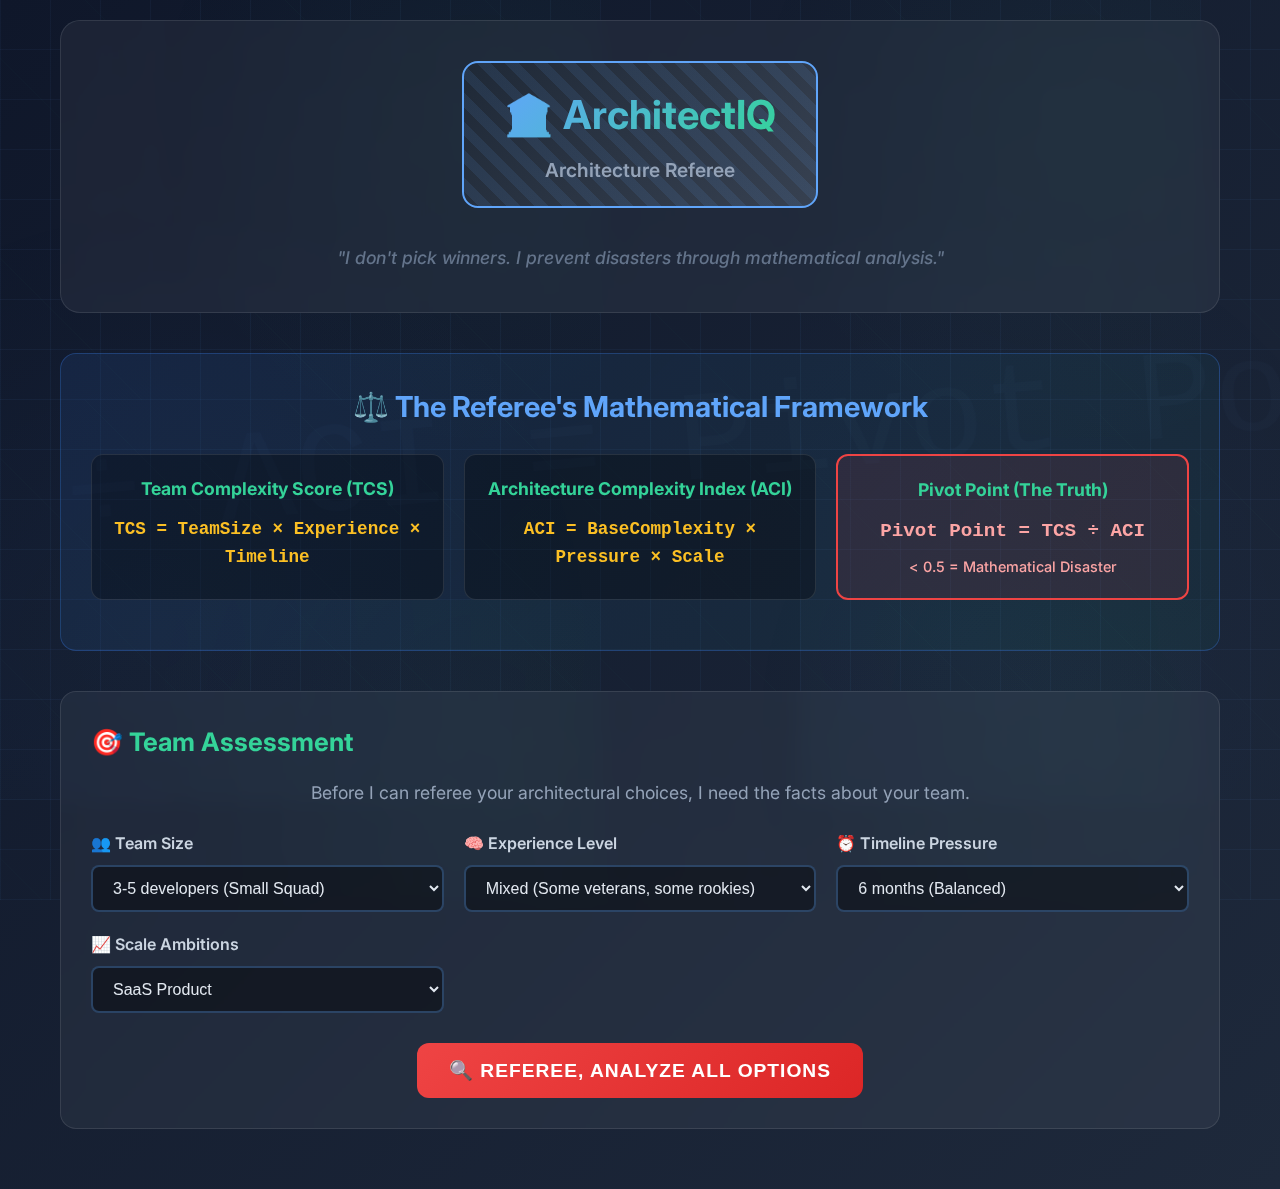
<file: architectiq.html>
<!DOCTYPE html>
<html lang="en">
<head>
    <meta charset="UTF-8">
    <meta name="viewport" content="width=device-width, initial-scale=1.0">
    <title>🏛️ ArchitectIQ - Architecture Comparison Referee</title>
    <script>
        // Redirect to the new comparison interface
        window.location.href = 'architectiq-comparison.html';
    </script>
</head>
<body>
    <div style="text-align: center; padding: 50px; font-family: Arial, sans-serif;">
        <h1>🏛️ ArchitectIQ</h1>
        <p>Redirecting to the new Architecture Comparison Referee...</p>
        <p><a href="architectiq-comparison.html">Click here if not redirected automatically</a></p>
    </div>
</body>
</html>
<body>
    <div class="container">
        <!-- Header -->
        <header class="header">
            <div class="logo">
                <span class="architect-emoji">🏛️</span>
                <h1>ArchitectIQ</h1>
                <span class="tagline">Senior Technical Architect</span>
            </div>
            <div class="header-controls">
                <div class="complexity-meter">
                    <span>Complexity Tax</span>
                    <div class="meter">
                        <div class="meter-fill" id="complexityMeter"></div>
                    </div>
                    <div class="risk-zones">
                        <span class="risk-zone safe">Safe</span>
                        <span class="risk-zone warning">Warning</span>
                        <span class="risk-zone critical">Critical</span>
                    </div>
                    <span id="complexityScore">0%</span>
                    <div class="complexity-helper">Measures architectural overhead vs team capability</div>
                </div>
            </div>
        </header>

        <!-- Main Content -->
        <main class="main-content">
            <!-- Act 1: The Interrogation -->
            <section id="interrogation" class="act active">
                <div class="act-header">
                    <div class="act-label">Act I: The Interrogation</div>
                    <h2>🎯 Let's Assess Your Situation</h2>
                    <p>I need to understand your constraints before we discuss architecture</p>
                </div>
                
                <div class="interrogation-flow">
                    <!-- Question 1: Team -->
                    <div class="question-card active" id="question1">
                        <div class="question-number">1/3</div>
                        <h3>👥 How many developers are in the trenches, and what's their seniority?</h3>
                        <div class="team-selector">
                            <div class="team-size-grid">
                                <button class="team-btn" data-size="1">
                                    <span class="team-count">1</span>
                                    <span class="team-label">Solo Developer</span>
                                </button>
                                <button class="team-btn" data-size="2">
                                    <span class="team-count">2</span>
                                    <span class="team-label">Pair Programming</span>
                                </button>
                                <button class="team-btn" data-size="3-5">
                                    <span class="team-count">3-5</span>
                                    <span class="team-label">Small Team</span>
                                </button>
                                <button class="team-btn" data-size="6-10">
                                    <span class="team-count">6-10</span>
                                    <span class="team-label">Medium Team</span>
                                </button>
                                <button class="team-btn" data-size="11-20">
                                    <span class="team-count">11-20</span>
                                    <span class="team-label">Large Team</span>
                                </button>
                                <button class="team-btn" data-size="20+">
                                    <span class="team-count">20+</span>
                                    <span class="team-label">Enterprise</span>
                                </button>
                            </div>
                            
                            <div class="experience-selector" id="experienceSelector" style="display: none;">
                                <h4>What's the team's experience level?</h4>
                                <div class="experience-grid">
                                    <button class="exp-btn" data-exp="junior">
                                        <span class="exp-icon">🌱</span>
                                        <span class="exp-label">Junior</span>
                                        <span class="exp-desc">0-2 years</span>
                                    </button>
                                    <button class="exp-btn" data-exp="mixed">
                                        <span class="exp-icon">🌿</span>
                                        <span class="exp-label">Mixed</span>
                                        <span class="exp-desc">Mix of levels</span>
                                    </button>
                                    <button class="exp-btn" data-exp="senior">
                                        <span class="exp-icon">🌳</span>
                                        <span class="exp-label">Senior</span>
                                        <span class="exp-desc">5+ years</span>
                                    </button>
                                    <button class="exp-btn" data-exp="expert">
                                        <span class="exp-icon">🏛️</span>
                                        <span class="exp-label">Expert</span>
                                        <span class="exp-desc">Architects</span>
                                    </button>
                                </div>
                            </div>
                        </div>
                    </div>

                    <!-- Question 2: Timeline -->
                    <div class="question-card" id="question2">
                        <div class="question-number">2/3</div>
                        <h3>⏰ What is the 'Drop Dead' date for the MVP?</h3>
                        <div class="timeline-selector">
                            <button class="timeline-btn" data-timeline="1">
                                <span class="timeline-period">1 Month</span>
                                <span class="timeline-urgency">🔥 Crisis Mode</span>
                            </button>
                            <button class="timeline-btn" data-timeline="3">
                                <span class="timeline-period">3 Months</span>
                                <span class="timeline-urgency">⚡ High Pressure</span>
                            </button>
                            <button class="timeline-btn" data-timeline="6">
                                <span class="timeline-period">6 Months</span>
                                <span class="timeline-urgency">⚖️ Balanced</span>
                            </button>
                            <button class="timeline-btn" data-timeline="12">
                                <span class="timeline-period">12 Months</span>
                                <span class="timeline-urgency">🎯 Strategic</span>
                            </button>
                            <button class="timeline-btn" data-timeline="18+">
                                <span class="timeline-period">18+ Months</span>
                                <span class="timeline-urgency">🏗️ Long-term</span>
                            </button>
                        </div>
                    </div>

                    <!-- Question 3: Scale -->
                    <div class="question-card" id="question3">
                        <div class="question-number">3/3</div>
                        <h3>📈 Are we building a steady-state utility or a viral consumer app?</h3>
                        <div class="scale-selector">
                            <button class="scale-btn" data-scale="utility">
                                <span class="scale-icon">🏢</span>
                                <span class="scale-title">Enterprise Utility</span>
                                <span class="scale-desc">Predictable load, steady growth</span>
                                <span class="scale-users">1K-100K users</span>
                            </button>
                            <button class="scale-btn" data-scale="saas">
                                <span class="scale-icon">💼</span>
                                <span class="scale-title">SaaS Product</span>
                                <span class="scale-desc">Growing user base, B2B focus</span>
                                <span class="scale-users">10K-1M users</span>
                            </button>
                            <button class="scale-btn" data-scale="consumer">
                                <span class="scale-icon">📱</span>
                                <span class="scale-title">Consumer App</span>
                                <span class="scale-desc">Potential viral growth</span>
                                <span class="scale-users">100K-10M users</span>
                            </button>
                            <button class="scale-btn" data-scale="platform">
                                <span class="scale-icon">🌐</span>
                                <span class="scale-title">Platform/Marketplace</span>
                                <span class="scale-desc">Multi-sided, complex scaling</span>
                                <span class="scale-users">1M+ users</span>
                            </button>
                        </div>
                    </div>

                    <!-- Architecture Choice -->
                    <div class="question-card" id="architectureChoice">
                        <div class="question-number">Final</div>
                        <h3>🏗️ What's your architectural preference?</h3>
                        <div class="architecture-grid">
                            <button class="arch-btn" data-arch="monolith">
                                <span class="arch-icon">🏢</span>
                                <span class="arch-title">Monolith</span>
                                <span class="arch-desc">Single deployable unit</span>
                            </button>
                            <button class="arch-btn" data-arch="microservices">
                                <span class="arch-icon">🧩</span>
                                <span class="arch-title">Microservices</span>
                                <span class="arch-desc">Distributed services</span>
                            </button>
                            <button class="arch-btn" data-arch="serverless">
                                <span class="arch-icon">☁️</span>
                                <span class="arch-title">Serverless</span>
                                <span class="arch-desc">Function-based</span>
                            </button>
                            <button class="arch-btn" data-arch="hybrid">
                                <span class="arch-icon">⚡</span>
                                <span class="arch-title">Hybrid</span>
                                <span class="arch-desc">Mixed approach</span>
                            </button>
                        </div>
                        
                        <button id="proceedToStressTest" class="cta-button" style="display: none;">
                            <span>Proceed to Analysis</span>
                            <span class="button-icon">🔍</span>
                        </button>
                    </div>
                </div>
            </section>

            <!-- Act 2: The Stress Test -->
            <section id="stressTest" class="act">
                <div class="act-header">
                    <div class="act-label">Act II: The Stress Test</div>
                    <h2>⚡ Complexity Tax Assessment</h2>
                    <p>Let me challenge your architectural choice with hard data</p>
                </div>

                <div class="stress-test-content">
                    <div class="architect-avatar">
                        <div class="avatar-circle">🏛️</div>
                        <div class="architect-speech">
                            <div class="warning-header">
                                <span class="warning-icon">⚠️</span>
                                <span class="warning-type" id="warningType">Complexity Tax Warning</span>
                            </div>
                            <div class="challenge-content">
                                <p id="stressTestChallenge">Analyzing your architectural choice...</p>
                            </div>
                            <div class="metrics-preview">
                                <div class="metric-item">
                                    <span class="metric-label">Velocity Impact:</span>
                                    <span class="metric-value" id="velocityImpact">-60%</span>
                                </div>
                                <div class="metric-item">
                                    <span class="metric-label">Complexity Tax:</span>
                                    <span class="metric-value" id="complexityTax">High</span>
                                </div>
                                <div class="metric-item">
                                    <span class="metric-label">Pivot Point:</span>
                                    <span class="metric-value" id="pivotPoint">0.3</span>
                                </div>
                            </div>
                        </div>
                    </div>

                    <div class="response-section">
                        <h3>Your Defense:</h3>
                        <textarea id="architecturalDefense" placeholder="Defend your architectural choice..."></textarea>
                        <div class="response-actions">
                            <button id="defendChoice" class="cta-button">
                                <span>Defend My Choice</span>
                                <span class="button-icon">🛡️</span>
                            </button>
                            <button id="acceptRecommendation" class="secondary-button">
                                <span>You're right - Show me the alternative</span>
                                <span class="button-icon">🔄</span>
                            </button>
                        </div>
                    </div>
                </div>
            </section>

            <!-- Act 3: The Verdict -->
            <section id="verdict" class="act">
                <div class="act-header">
                    <div class="act-label">Act III: The Referee's Ruling</div>
                    <h2>⚖️ Architectural Verdict</h2>
                    <p>Based on mathematical analysis and business impact assessment</p>
                </div>

                <div class="verdict-content">
                    <div class="verdict-summary">
                        <div class="ruling-card">
                            <div class="ruling-header">
                                <span class="ruling-icon">🏆</span>
                                <h3 id="rulingTitle">Architectural Ruling</h3>
                            </div>
                            <div class="ruling-confidence">
                                <span>Confidence Level</span>
                                <div class="confidence-bar">
                                    <div class="confidence-fill" id="rulingConfidence"></div>
                                </div>
                                <span id="confidencePercent">85%</span>
                            </div>
                        </div>
                    </div>

                    <div class="comparison-table">
                        <table class="verdict-table">
                            <thead>
                                <tr>
                                    <th>Metric</th>
                                    <th id="recommendedHeader">Monolith (Recommended)</th>
                                    <th id="challengedHeader">Microservices (Challenged)</th>
                                </tr>
                            </thead>
                            <tbody>
                                <tr>
                                    <td>3-Year TCO</td>
                                    <td class="winner" id="recommendedTCO">$180K</td>
                                    <td class="challenged" id="challengedTCO">$450K</td>
                                </tr>
                                <tr>
                                    <td>Time to Value</td>
                                    <td class="winner" id="recommendedTTV">3 Months</td>
                                    <td class="challenged" id="challengedTTV">7 Months</td>
                                </tr>
                                <tr>
                                    <td>Risk Level</td>
                                    <td class="winner" id="recommendedRisk">Low</td>
                                    <td class="challenged" id="challengedRisk">High (Complexity Tax)</td>
                                </tr>
                                <tr>
                                    <td>Verdict</td>
                                    <td class="winner">🏆 Winner</td>
                                    <td class="challenged">⚠️ Over-Engineered</td>
                                </tr>
                            </tbody>
                        </table>
                    </div>

                    <div class="dealbreakers-section">
                        <h3>🚨 Dealbreakers & Migration Path</h3>
                        <div class="dealbreakers-grid">
                            <div class="dealbreaker-card">
                                <h4>When to Reconsider</h4>
                                <ul id="dealbreakers">
                                    <li>Team grows past 15 engineers</li>
                                    <li>Traffic exceeds 1M requests/day</li>
                                    <li>Need independent deployments</li>
                                </ul>
                            </div>
                            <div class="migration-card">
                                <h4>Migration Strategy</h4>
                                <div class="migration-timeline">
                                    <div class="migration-step">
                                        <span class="step-time">Month 18</span>
                                        <span class="step-action">Assess scaling needs</span>
                                    </div>
                                    <div class="migration-step">
                                        <span class="step-time">6 Months</span>
                                        <span class="step-action">Migration effort</span>
                                    </div>
                                    <div class="migration-step">
                                        <span class="step-time">$400K</span>
                                        <span class="step-action">Estimated cost</span>
                                    </div>
                                </div>
                            </div>
                        </div>
                    </div>

                    <div class="verdict-actions">
                        <button id="exportVerdict" class="cta-button">
                            <span>Export Architectural Report</span>
                            <span class="button-icon">📄</span>
                        </button>
                        <button id="startNewAnalysis" class="secondary-button">
                            <span>Analyze Another Architecture</span>
                            <span class="button-icon">🔄</span>
                        </button>
                    </div>

                    <!-- What-If Analysis Panel -->
                    <div class="what-if-panel">
                        <h3>🎛️ What-If Analysis</h3>
                        <p>See how changing your constraints affects the recommendation</p>
                        
                        <div class="slider-controls">
                            <div class="slider-group">
                                <label for="teamSizeSlider">Team Size: <span id="teamSizeValue">2</span> developers</label>
                                <input type="range" id="teamSizeSlider" min="1" max="25" value="2" class="what-if-slider">
                                <div class="slider-labels">
                                    <span>Solo</span>
                                    <span>Small</span>
                                    <span>Medium</span>
                                    <span>Large</span>
                                    <span>Enterprise</span>
                                </div>
                            </div>
                            
                            <div class="slider-group">
                                <label for="timelineSlider">Timeline: <span id="timelineValue">6</span> months</label>
                                <input type="range" id="timelineSlider" min="1" max="18" value="6" class="what-if-slider">
                                <div class="slider-labels">
                                    <span>Crisis</span>
                                    <span>Pressure</span>
                                    <span>Balanced</span>
                                    <span>Strategic</span>
                                </div>
                            </div>
                        </div>
                        
                        <div class="pivot-point-display">
                            <div class="pivot-indicator">
                                <span class="pivot-label">Pivot Point:</span>
                                <span class="pivot-value" id="whatIfPivotPoint">0.67</span>
                                <div class="pivot-status" id="whatIfPivotStatus">⚠️ Warning Zone</div>
                            </div>
                            <div class="recommendation-change" id="recommendationChange">
                                <span class="change-arrow">→</span>
                                <span class="new-recommendation">Monolith becomes viable at 8+ developers</span>
                            </div>
                        </div>
                    </div>
                </div>
            </section>
        </main>

        <!-- Floating Complexity Indicator -->
        <div class="floating-stats">
            <div class="stat-bubble" id="pivotIndicator">
                <span class="stat-icon">📊</span>
                <span class="stat-text">Pivot Point: <span id="floatingPivot">0.0</span></span>
                <div class="pivot-detail">Team capability vs Architecture complexity</div>
            </div>
        </div>
    </div>

    <script src="architectiq.js"></script>
    <script src="api-integration.js"></script>
</body>
</html>
</file>
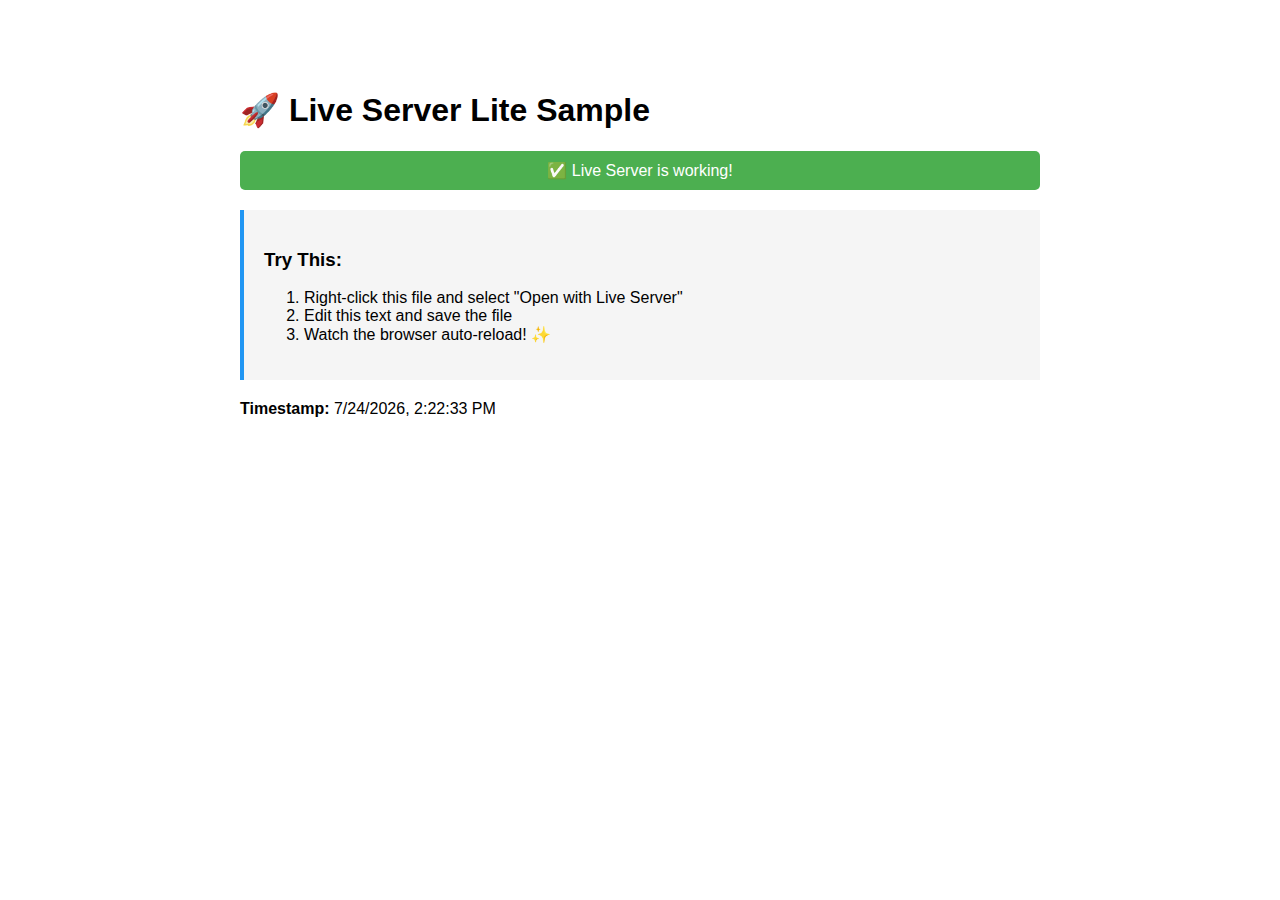
<file: live-server-sample.html>
<!DOCTYPE html>
<html lang="en">
<head>
    <meta charset="UTF-8">
    <meta name="viewport" content="width=device-width, initial-scale=1.0">
    <title>Live Server Lite - Sample</title>
    <style>
        body { font-family: Arial, sans-serif; max-width: 800px; margin: 50px auto; padding: 20px; }
        .status { background: #4CAF50; color: white; padding: 10px; border-radius: 5px; text-align: center; }
        .instructions { background: #f5f5f5; padding: 20px; border-left: 4px solid #2196F3; margin: 20px 0; }
    </style>
</head>
<body>
    <h1>🚀 Live Server Lite Sample</h1>
    <div class="status">✅ Live Server is working!</div>
    <div class="instructions">
        <h3>Try This:</h3>
        <ol>
            <li>Right-click this file and select "Open with Live Server"</li>
            <li>Edit this text and save the file</li>
            <li>Watch the browser auto-reload! ✨</li>
        </ol>
    </div>
    <p><strong>Timestamp:</strong> <span id="time"></span></p>
    <script>document.getElementById('time').textContent = new Date().toLocaleString();</script>
</body>
</html>
</file>
<file: architectiq-comparison.css>
/* ArchitectIQ Referee - Unique Mathematical Architecture Analysis */
* {
    margin: 0;
    padding: 0;
    box-sizing: border-box;
}

body {
    font-family: 'Inter', -apple-system, BlinkMacSystemFont, sans-serif;
    background: linear-gradient(135deg, #0f172a 0%, #1e293b 100%);
    color: #e2e8f0;
    min-height: 100vh;
    line-height: 1.6;
    position: relative;
    overflow-x: hidden;
}

/* Architectural Background Elements */
body::before {
    content: '';
    position: fixed;
    top: 0;
    left: 0;
    width: 100%;
    height: 100%;
    background-image: 
        /* Circuit board patterns */
        radial-gradient(circle at 20% 80%, rgba(96, 165, 250, 0.03) 0%, transparent 50%),
        radial-gradient(circle at 80% 20%, rgba(52, 211, 153, 0.03) 0%, transparent 50%),
        /* Architectural grid lines */
        linear-gradient(90deg, rgba(96, 165, 250, 0.05) 1px, transparent 1px),
        linear-gradient(0deg, rgba(96, 165, 250, 0.05) 1px, transparent 1px),
        /* Subtle geometric patterns */
        repeating-linear-gradient(
            45deg,
            transparent,
            transparent 100px,
            rgba(52, 211, 153, 0.02) 100px,
            rgba(52, 211, 153, 0.02) 101px
        );
    background-size: 
        800px 800px,
        600px 600px,
        50px 50px,
        50px 50px,
        200px 200px;
    pointer-events: none;
    z-index: -2;
}

/* Mathematical formula background */
body::after {
    content: 'TCS ÷ ACI = Pivot Point';
    position: fixed;
    top: 50%;
    left: 50%;
    transform: translate(-50%, -50%) rotate(-5deg);
    font-size: 8rem;
    font-weight: 100;
    color: rgba(96, 165, 250, 0.02);
    font-family: 'Courier New', monospace;
    pointer-events: none;
    z-index: -1;
    white-space: nowrap;
}

.container {
    max-width: 1200px;
    margin: 0 auto;
    padding: 20px;
}

/* Header with Referee Theme */
.header {
    text-align: center;
    margin-bottom: 40px;
    padding: 40px 0;
    background: rgba(255, 255, 255, 0.05);
    backdrop-filter: blur(10px);
    border-radius: 20px;
    border: 1px solid rgba(255, 255, 255, 0.1);
    position: relative;
}

.referee-badge {
    position: relative;
    display: inline-block;
    padding: 20px 40px;
    background: linear-gradient(135deg, #1f2937, #374151);
    border-radius: 16px;
    border: 2px solid #60a5fa;
    margin-bottom: 20px;
}

.referee-stripes {
    position: absolute;
    top: 0;
    left: 0;
    right: 0;
    bottom: 0;
    background: repeating-linear-gradient(
        45deg,
        transparent,
        transparent 10px,
        rgba(96, 165, 250, 0.1) 10px,
        rgba(96, 165, 250, 0.1) 20px
    );
    border-radius: 14px;
    pointer-events: none;
}

.header h1 {
    font-size: 2.5rem;
    font-weight: 700;
    margin-bottom: 8px;
    background: linear-gradient(135deg, #60a5fa, #34d399);
    -webkit-background-clip: text;
    -webkit-text-fill-color: transparent;
    background-clip: text;
    position: relative;
    z-index: 1;
}

.referee-title {
    color: #94a3b8;
    font-size: 1.2rem;
    font-weight: 600;
    position: relative;
    z-index: 1;
}

.tagline {
    font-size: 1.1rem;
    color: #64748b;
    font-style: italic;
    margin-top: 16px;
    font-weight: 500;
}

/* Mathematical Framework Display */
.math-framework {
    background: linear-gradient(135deg, rgba(59, 130, 246, 0.1), rgba(16, 185, 129, 0.05));
    border: 1px solid rgba(59, 130, 246, 0.3);
    border-radius: 16px;
    padding: 30px;
    margin-bottom: 40px;
    text-align: center;
}

.math-framework h2 {
    color: #60a5fa;
    margin-bottom: 24px;
    font-size: 1.8rem;
}

.formula-display {
    display: grid;
    grid-template-columns: repeat(auto-fit, minmax(280px, 1fr));
    gap: 20px;
    margin-bottom: 20px;
}

.formula-card {
    background: rgba(0, 0, 0, 0.3);
    border-radius: 12px;
    padding: 20px;
    border: 1px solid rgba(255, 255, 255, 0.1);
}

.formula-card h3 {
    color: #34d399;
    margin-bottom: 12px;
    font-size: 1.1rem;
}

.formula {
    font-family: 'Courier New', monospace;
    font-size: 1.1rem;
    color: #fbbf24;
    font-weight: 600;
    margin-bottom: 8px;
}

.pivot-formula {
    border: 2px solid #ef4444;
    background: rgba(239, 68, 68, 0.1);
}

.pivot-formula .formula {
    color: #fca5a5;
    font-size: 1.2rem;
}

.formula-note {
    font-size: 0.9rem;
    color: #fca5a5;
    font-weight: 500;
}

/* Team Assessment */
.team-assessment {
    background: rgba(255, 255, 255, 0.05);
    backdrop-filter: blur(10px);
    border-radius: 16px;
    padding: 30px;
    margin-bottom: 40px;
    border: 1px solid rgba(255, 255, 255, 0.1);
}

.team-assessment h2 {
    color: #34d399;
    margin-bottom: 16px;
    font-size: 1.6rem;
}

.assessment-intro {
    color: #94a3b8;
    margin-bottom: 24px;
    font-size: 1.1rem;
    text-align: center;
}

.assessment-grid {
    display: grid;
    grid-template-columns: repeat(auto-fit, minmax(280px, 1fr));
    gap: 20px;
    margin-bottom: 30px;
}

.assessment-item {
    display: flex;
    flex-direction: column;
    gap: 8px;
}

.assessment-item label {
    font-weight: 600;
    color: #cbd5e1;
    font-size: 1rem;
}

.assessment-item select {
    background: rgba(0, 0, 0, 0.4);
    border: 2px solid rgba(96, 165, 250, 0.3);
    border-radius: 8px;
    padding: 12px 16px;
    color: #e2e8f0;
    font-size: 1rem;
    transition: all 0.3s ease;
}

.assessment-item select:focus {
    outline: none;
    border-color: #60a5fa;
    box-shadow: 0 0 0 3px rgba(96, 165, 250, 0.2);
}

.referee-analyze-btn {
    background: linear-gradient(135deg, #ef4444, #dc2626);
    color: white;
    border: none;
    padding: 16px 32px;
    border-radius: 12px;
    font-size: 1.2rem;
    font-weight: 700;
    cursor: pointer;
    transition: all 0.3s ease;
    display: block;
    margin: 0 auto;
    min-width: 300px;
    text-transform: uppercase;
    letter-spacing: 1px;
}

.referee-analyze-btn:hover {
    transform: translateY(-2px);
    box-shadow: 0 10px 25px rgba(239, 68, 68, 0.4);
}

/* Referee Analysis Results */
.referee-analysis {
    animation: slideIn 0.6s ease-out;
}

.analysis-header {
    text-align: center;
    margin-bottom: 30px;
    padding: 30px;
    background: linear-gradient(135deg, rgba(16, 185, 129, 0.1), rgba(5, 150, 105, 0.05));
    border: 1px solid rgba(16, 185, 129, 0.3);
    border-radius: 16px;
}

.analysis-header h2 {
    color: #34d399;
    margin-bottom: 20px;
    font-size: 2rem;
}

.team-capability-score {
    display: flex;
    align-items: center;
    justify-content: center;
    gap: 16px;
    flex-wrap: wrap;
}

.team-capability-score .label {
    color: #94a3b8;
    font-size: 1.1rem;
    font-weight: 500;
}

.team-capability-score .score {
    color: #34d399;
    font-size: 2.5rem;
    font-weight: 900;
    font-family: 'Courier New', monospace;
}

.team-capability-score .score-note {
    color: #6b7280;
    font-size: 0.9rem;
    font-style: italic;
}

/* Referee Warnings */
.referee-warnings {
    margin-bottom: 30px;
}

.referee-warning {
    background: linear-gradient(135deg, rgba(239, 68, 68, 0.15), rgba(220, 38, 38, 0.1));
    border: 2px solid rgba(239, 68, 68, 0.4);
    border-radius: 12px;
    padding: 20px;
    margin-bottom: 16px;
    display: flex;
    align-items: flex-start;
    gap: 16px;
}

.warning-icon {
    font-size: 2rem;
    flex-shrink: 0;
}

.warning-content h4 {
    color: #fca5a5;
    margin-bottom: 8px;
    font-size: 1.2rem;
    font-weight: 600;
}

.warning-content p {
    color: #fecaca;
    line-height: 1.6;
}

/* Architecture Scoreboard */
.architecture-scoreboard {
    margin-bottom: 40px;
}

.architecture-scoreboard h3 {
    color: #fbbf24;
    margin-bottom: 8px;
    font-size: 1.6rem;
    text-align: center;
}

.scoreboard-note {
    color: #94a3b8;
    text-align: center;
    margin-bottom: 24px;
    font-style: italic;
}

.scoreboard-grid {
    display: grid;
    grid-template-columns: repeat(auto-fit, minmax(300px, 1fr));
    gap: 20px;
}

.scoreboard-card {
    background: rgba(255, 255, 255, 0.05);
    backdrop-filter: blur(10px);
    border-radius: 12px;
    border: 1px solid rgba(255, 255, 255, 0.1);
    padding: 20px;
    transition: all 0.3s ease;
    position: relative;
}

.scoreboard-card:hover {
    transform: translateY(-2px);
    box-shadow: 0 10px 25px rgba(0, 0, 0, 0.3);
}

.scoreboard-card.rank-1 {
    border: 2px solid #34d399;
    background: rgba(52, 211, 153, 0.1);
}

.scoreboard-card.rank-2 {
    border: 2px solid #fbbf24;
    background: rgba(251, 191, 36, 0.1);
}

.scoreboard-card.rank-3 {
    border: 2px solid #f59e0b;
    background: rgba(245, 158, 11, 0.1);
}

.scoreboard-card.rank-4 {
    border: 2px solid #ef4444;
    background: rgba(239, 68, 68, 0.1);
}

.card-rank {
    position: absolute;
    top: -10px;
    right: -10px;
    background: #1f2937;
    color: white;
    width: 30px;
    height: 30px;
    border-radius: 50%;
    display: flex;
    align-items: center;
    justify-content: center;
    font-weight: 700;
    border: 2px solid;
}

.card-rank.rank-1 { border-color: #34d399; }
.card-rank.rank-2 { border-color: #fbbf24; }
.card-rank.rank-3 { border-color: #f59e0b; }
.card-rank.rank-4 { border-color: #ef4444; }

.card-header {
    display: flex;
    justify-content: space-between;
    align-items: center;
    margin-bottom: 16px;
}

.card-title {
    font-size: 1.3rem;
    font-weight: 600;
    color: #e2e8f0;
}

.pivot-score {
    background: rgba(0, 0, 0, 0.4);
    padding: 8px 16px;
    border-radius: 20px;
    font-weight: 700;
    font-size: 1.1rem;
    font-family: 'Courier New', monospace;
}

.pivot-score.excellent { color: #34d399; }
.pivot-score.good { color: #fbbf24; }
.pivot-score.warning { color: #f59e0b; }
.pivot-score.critical { 
    color: #ef4444; 
    animation: pulse 2s infinite;
}

.card-metrics {
    display: grid;
    grid-template-columns: repeat(auto-fit, minmax(120px, 1fr));
    gap: 12px;
    margin-bottom: 16px;
}

.metric {
    text-align: center;
    padding: 8px;
    background: rgba(0, 0, 0, 0.2);
    border-radius: 8px;
}

.metric-label {
    display: block;
    font-size: 0.8rem;
    color: #94a3b8;
    margin-bottom: 4px;
}

.metric-value {
    display: block;
    font-size: 1rem;
    font-weight: 600;
    color: #e2e8f0;
}

/* Mathematical Breakdown */
.math-breakdown {
    background: rgba(255, 255, 255, 0.05);
    backdrop-filter: blur(10px);
    border-radius: 16px;
    padding: 30px;
    margin-bottom: 30px;
    border: 1px solid rgba(255, 255, 255, 0.1);
}

.math-breakdown h3 {
    color: #60a5fa;
    margin-bottom: 20px;
    text-align: center;
    font-size: 1.6rem;
}

.complexity-comparison h4 {
    color: #94a3b8;
    margin-bottom: 16px;
    font-size: 1.2rem;
}

.complexity-bars {
    margin-bottom: 20px;
}

.complexity-bar {
    display: flex;
    align-items: center;
    gap: 16px;
    margin-bottom: 12px;
}

.arch-name {
    min-width: 140px;
    font-weight: 500;
    color: #cbd5e1;
}

.bar-container {
    flex: 1;
    height: 24px;
    background: rgba(0, 0, 0, 0.3);
    border-radius: 12px;
    position: relative;
    overflow: hidden;
}

.bar-fill {
    height: 100%;
    border-radius: 12px;
    transition: width 1s ease-out;
    position: relative;
}

.complexity-bar[data-arch="monolith"] .bar-fill {
    background: linear-gradient(90deg, #f59e0b, #d97706);
}

.complexity-bar[data-arch="serverless"] .bar-fill {
    background: linear-gradient(90deg, #3b82f6, #1d4ed8);
}

.complexity-bar[data-arch="microservices"] .bar-fill {
    background: linear-gradient(90deg, #8b5cf6, #7c3aed);
}

.complexity-bar[data-arch="hybrid"] .bar-fill {
    background: linear-gradient(90deg, #10b981, #059669);
}

.bar-value {
    position: absolute;
    right: 8px;
    top: 50%;
    transform: translateY(-50%);
    color: white;
    font-weight: 600;
    font-size: 0.9rem;
}

.team-capability-line {
    display: flex;
    align-items: center;
    gap: 16px;
    margin-top: 20px;
    padding-top: 20px;
    border-top: 1px solid rgba(255, 255, 255, 0.1);
}

.capability-label {
    min-width: 140px;
    font-weight: 600;
    color: #34d399;
}

.capability-indicator {
    height: 4px;
    background: #34d399;
    border-radius: 2px;
    position: relative;
}

.capability-indicator::after {
    content: '';
    position: absolute;
    right: 0;
    top: -6px;
    width: 0;
    height: 0;
    border-left: 8px solid #34d399;
    border-top: 8px solid transparent;
    border-bottom: 8px solid transparent;
}

/* Referee Verdict */
.referee-verdict {
    background: linear-gradient(135deg, rgba(16, 185, 129, 0.1), rgba(5, 150, 105, 0.05));
    border: 1px solid rgba(16, 185, 129, 0.3);
    border-radius: 16px;
    padding: 30px;
    margin-bottom: 30px;
}

.referee-verdict h3 {
    color: #34d399;
    margin-bottom: 20px;
    text-align: center;
    font-size: 1.6rem;
}

.verdict-content {
    color: #cbd5e1;
    line-height: 1.7;
}

.verdict-item {
    background: rgba(0, 0, 0, 0.2);
    padding: 16px;
    border-radius: 8px;
    margin-bottom: 16px;
    border-left: 4px solid #34d399;
}

.verdict-item:last-child {
    margin-bottom: 0;
}

.verdict-item h4 {
    color: #60a5fa;
    margin-bottom: 8px;
    font-size: 1.1rem;
}

/* Business Impact */
.business-impact {
    background: rgba(255, 255, 255, 0.05);
    backdrop-filter: blur(10px);
    border-radius: 16px;
    padding: 30px;
    border: 1px solid rgba(255, 255, 255, 0.1);
}

.business-impact h3 {
    color: #fbbf24;
    margin-bottom: 20px;
    text-align: center;
    font-size: 1.6rem;
}

.impact-grid {
    display: grid;
    grid-template-columns: repeat(auto-fit, minmax(250px, 1fr));
    gap: 20px;
}

.impact-card {
    background: rgba(0, 0, 0, 0.3);
    border-radius: 12px;
    padding: 20px;
    border: 1px solid rgba(255, 255, 255, 0.1);
    text-align: center;
}

.impact-card h4 {
    color: #cbd5e1;
    margin-bottom: 12px;
    font-size: 1rem;
}

.impact-value {
    font-size: 1.8rem;
    font-weight: 700;
    margin-bottom: 8px;
    font-family: 'Courier New', monospace;
}

.impact-value.cost { color: #fbbf24; }
.impact-value.time { color: #60a5fa; }
.impact-value.risk { color: #ef4444; }

.impact-note {
    font-size: 0.9rem;
    color: #94a3b8;
}

/* Animations */
@keyframes slideIn {
    from {
        opacity: 0;
        transform: translateY(30px);
    }
    to {
        opacity: 1;
        transform: translateY(0);
    }
}

@keyframes pulse {
    0%, 100% {
        transform: scale(1);
    }
    50% {
        transform: scale(1.05);
    }
}

/* Responsive Design */
@media (max-width: 768px) {
    .container {
        padding: 16px;
    }
    
    .header h1 {
        font-size: 2rem;
    }
    
    .formula-display {
        grid-template-columns: 1fr;
    }
    
    .assessment-grid {
        grid-template-columns: 1fr;
    }
    
    .scoreboard-grid {
        grid-template-columns: 1fr;
    }
    
    .card-metrics {
        grid-template-columns: 1fr;
    }
    
    .complexity-bar {
        flex-direction: column;
        align-items: stretch;
        gap: 8px;
    }
    
    .arch-name {
        min-width: auto;
    }
    
    .team-capability-line {
        flex-direction: column;
        align-items: stretch;
        gap: 8px;
    }
    
    .capability-label {
        min-width: auto;
    }
}
/* 3-Act Drama Styles */
.stress-test-grid {
    display: grid;
    grid-template-columns: repeat(auto-fit, minmax(280px, 1fr));
    gap: 1.5rem;
    margin: 2rem 0;
}

.stress-test-card {
    background: white;
    border-radius: 16px;
    padding: 1.5rem;
    box-shadow: 0 4px 12px rgba(0, 0, 0, 0.1);
    border: 2px solid transparent;
    transition: all 0.3s ease;
}

.stress-test-card.excellent {
    border-color: #10b981;
    background: linear-gradient(135deg, #f0fdf4, #dcfce7);
}

.stress-test-card.good {
    border-color: #3b82f6;
    background: linear-gradient(135deg, #f0f9ff, #dbeafe);
}

.stress-test-card.warning {
    border-color: #f59e0b;
    background: linear-gradient(135deg, #fffbeb, #fef3c7);
}

.stress-test-card.critical {
    border-color: #ef4444;
    background: linear-gradient(135deg, #fef2f2, #fecaca);
}

.arch-header {
    display: flex;
    align-items: center;
    margin-bottom: 1rem;
}

.arch-icon {
    font-size: 1.5rem;
    margin-right: 0.5rem;
}

.arch-header h3 {
    margin: 0;
    font-size: 1.25rem;
    color: #1f2937;
}

.stress-metrics {
    display: grid;
    grid-template-columns: 1fr 1fr;
    gap: 1rem;
}

.metric {
    display: flex;
    flex-direction: column;
    align-items: center;
    text-align: center;
}

.metric-label {
    font-size: 0.875rem;
    color: #6b7280;
    margin-bottom: 0.25rem;
}

.metric-value {
    font-size: 1.125rem;
    font-weight: 600;
    color: #1f2937;
}

.metric-value.excellent {
    color: #10b981;
}

.metric-value.good {
    color: #3b82f6;
}

.metric-value.warning {
    color: #f59e0b;
}

.metric-value.critical {
    color: #ef4444;
}

.stress-indicator {
    font-size: 0.875rem;
    font-weight: 600;
    padding: 0.25rem 0.5rem;
    border-radius: 6px;
    text-transform: uppercase;
    letter-spacing: 0.05em;
}

.stress-indicator.excellent {
    background: #d1fae5;
    color: #065f46;
}

.stress-indicator.good {
    background: #dbeafe;
    color: #1e40af;
}

.stress-indicator.warning {
    background: #fef3c7;
    color: #92400e;
}

.stress-indicator.critical {
    background: #fecaca;
    color: #991b1b;
}

.alternatives-section {
    margin-top: 2rem;
    padding-top: 2rem;
    border-top: 2px solid #e5e7eb;
}

.alternatives-section h3 {
    color: #374151;
    margin-bottom: 1rem;
}

.alternative-card {
    background: #f9fafb;
    border: 1px solid #e5e7eb;
    border-radius: 12px;
    padding: 1rem;
    margin-bottom: 1rem;
}

.alternative-card h4 {
    margin: 0 0 0.5rem 0;
    color: #1f2937;
    display: flex;
    align-items: center;
}

.alternative-card p {
    margin: 0;
    color: #6b7280;
    font-size: 0.9rem;
}

.cost-timeline-summary {
    background: rgba(59, 130, 246, 0.1);
    border-radius: 8px;
    padding: 1rem;
    margin-top: 1.5rem;
    text-align: center;
}

.cost-timeline-summary p {
    margin: 0;
    font-weight: 600;
    color: #1e40af;
}

.constraint-context {
    background: #f8fafc;
    border-left: 4px solid #3b82f6;
    padding: 1rem;
    margin-bottom: 1.5rem;
    border-radius: 0 8px 8px 0;
}

.constraint-context p {
    margin: 0.5rem 0;
    color: #374151;
}
</file>
